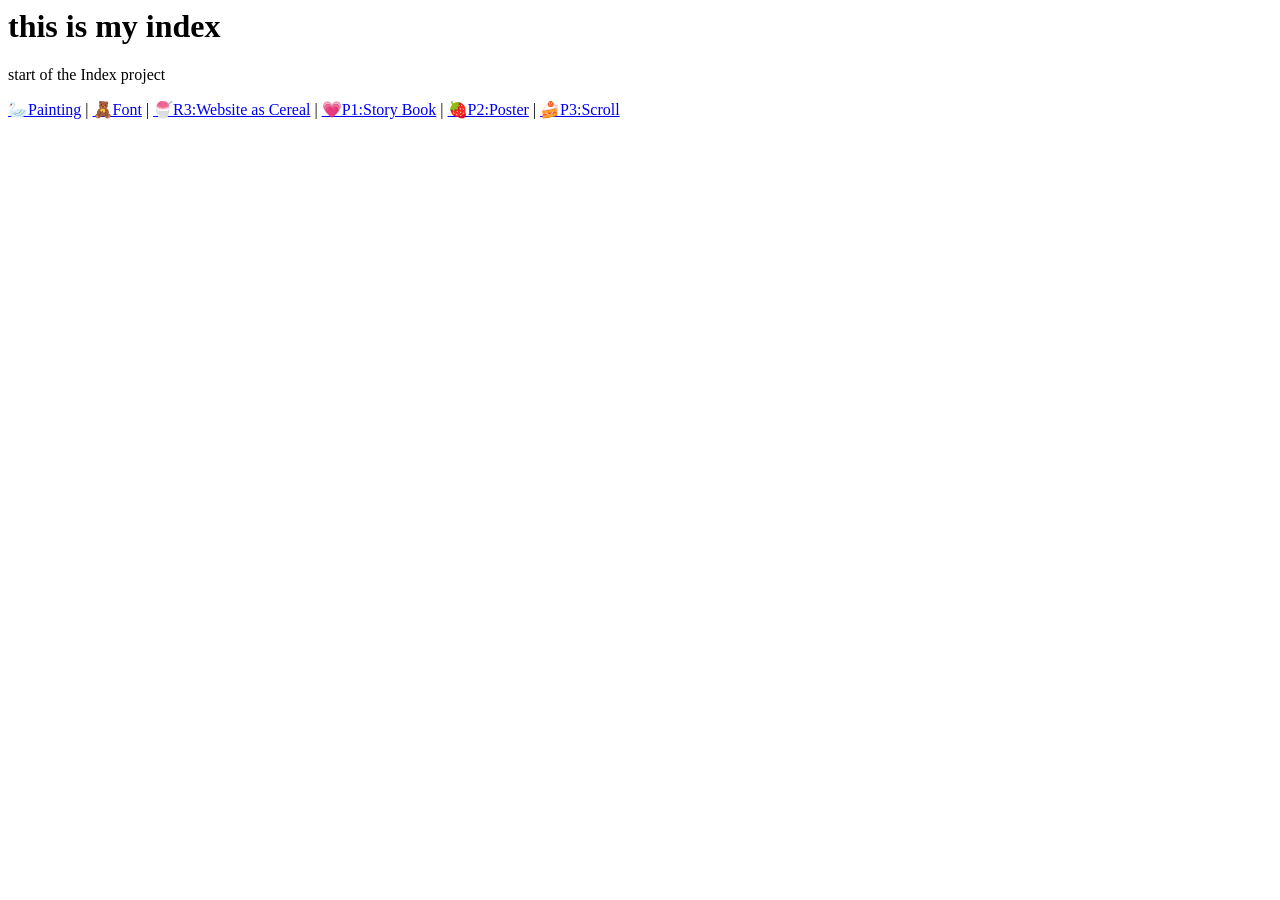
<file: index.html>
<html>
    <head>
        <title>Index</title>
    </head>

    <body>
        <h1> this is my index </h1>
        <p> start of the Index project </p>
        <a href="exercise/e2/index.html">🦢Painting</a>  
        <span>|</span>
        <a href="exercise/e3/index..html">🧸Font</a>  
        <span>|</span>
        <a href="metaphor/index.html">🍧R3:Website as Cereal</a>  
        <span>|</span>
        <a href="story book/storybook.html">💗P1:Story Book</a>  
        <span>|</span>
        <a href="poster/main.html">🍓P2:Poster</a>  
        <span>|</span>
        <a href="scroll/index.html">🍰P3:Scroll</a>  
    </body>
   
</html>
</file>
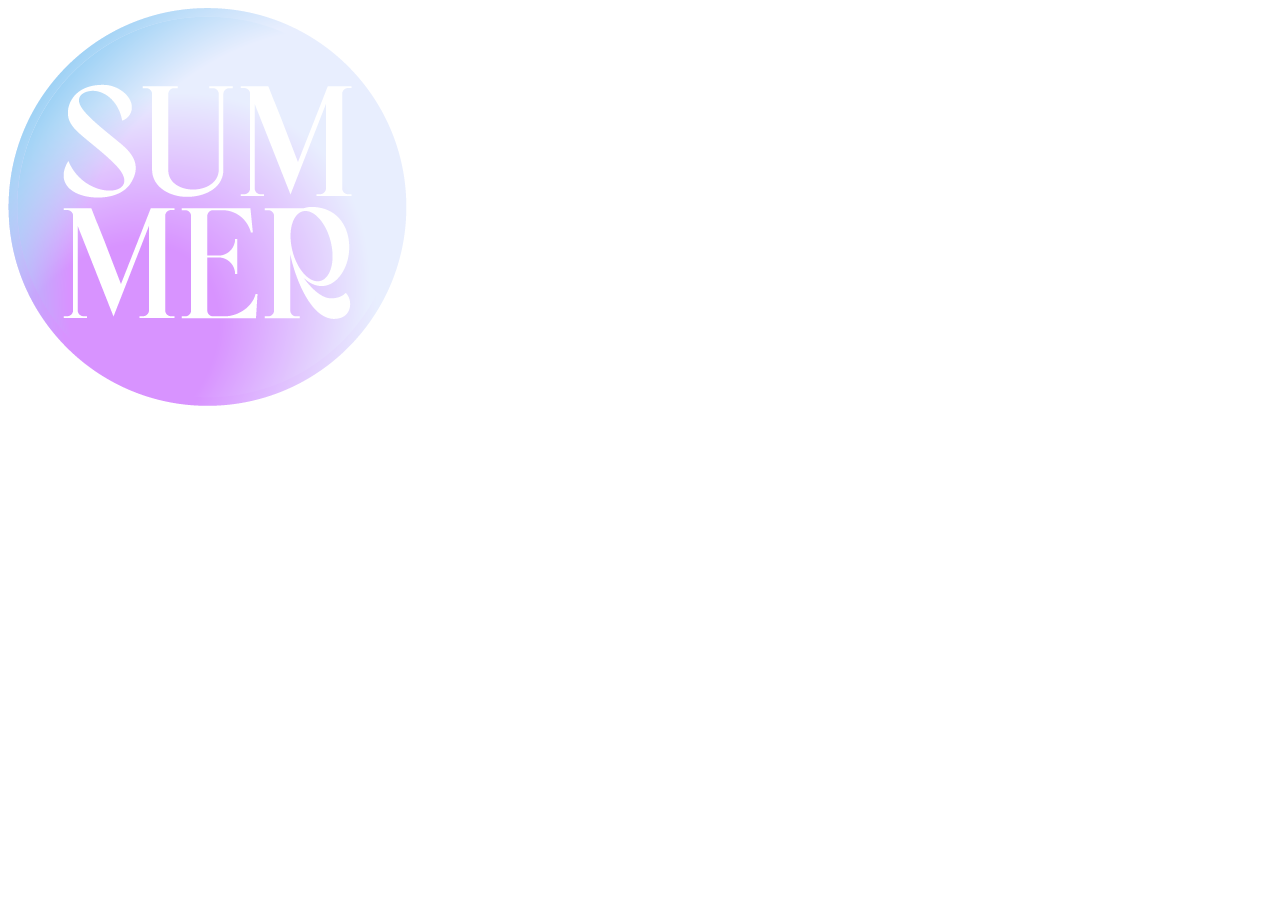
<file: favicons/index.html>
<html>
    <head>
        <title>Favicon</title>
        <link rel="shortcut icon" href="favicon/favicon.ico">
    </head>

    <body>
        <img src="summer.png" alt="Summer's favicon">
    </body>
   
</html>
</file>
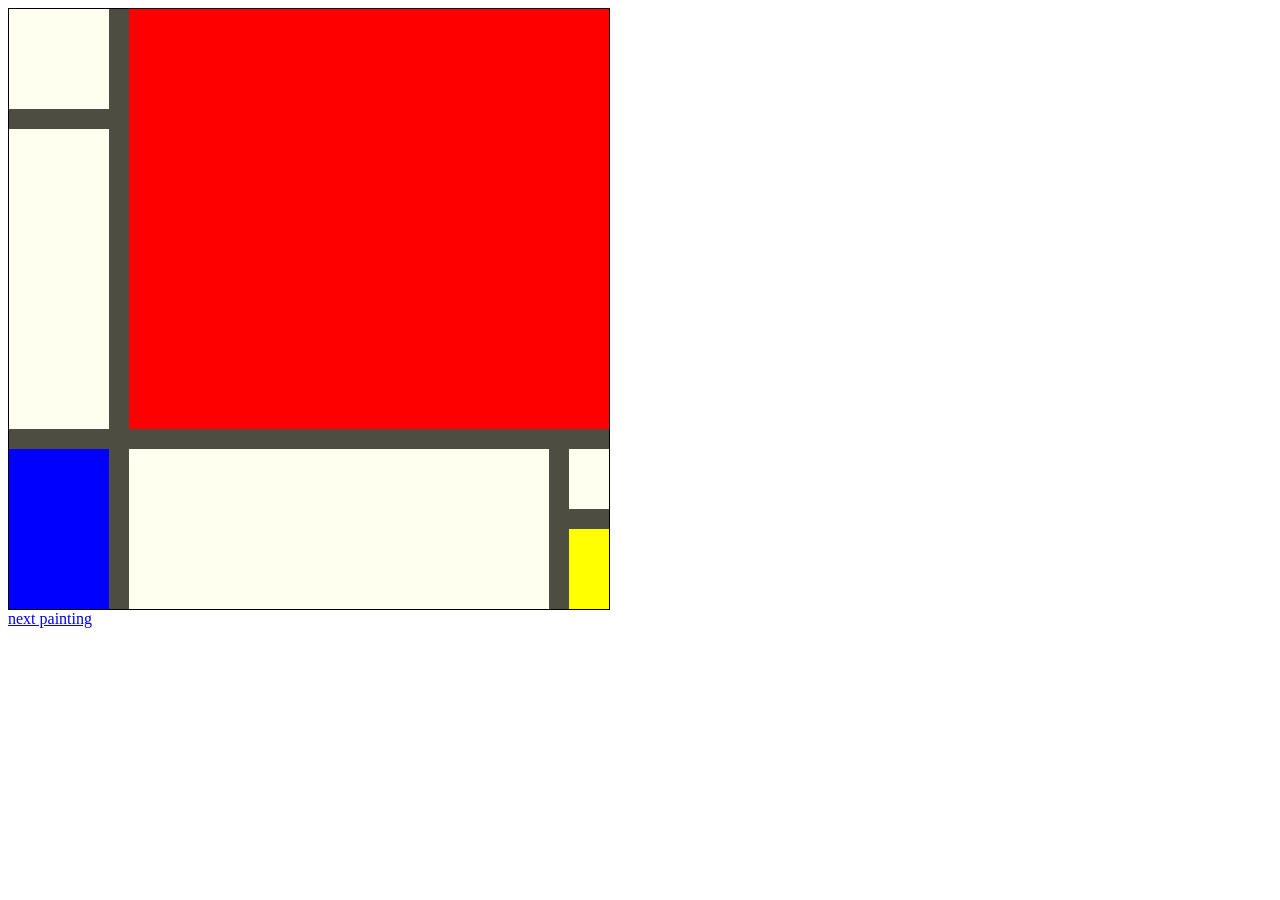
<file: exercise/e2/index.html>
<!DOCTYPE html>
<html>
    <head>
        <title>Exercise 2: CSS Grid</title>
        <link rel="stylesheet" href="style.css">
    </head>

    <body>
        <div class="painting-1">
        <!-- Row1 -->
        <div class="cream"></div>
        <div class="cream"></div>
        <div class="cream border-right"></div>
        <div class="red"></div>
        <div class="red"></div>
        <div class="red"></div>
        <div class="red"></div>
        <div class="red"></div>
        <div class="red"></div>
        <div class="red"></div>
        <div class="red"></div>
        <div class="red"></div>
        <div class="red"></div>
        <div class="red"></div>
        <div class="red"></div>

        <!-- Row2 -->
        <div class="cream"></div>
        <div class="cream"></div>
        <div class="cream border-right"></div>
        <div class="red"></div>
        <div class="red"></div>
        <div class="red"></div>
        <div class="red"></div>
        <div class="red"></div>
        <div class="red"></div>
        <div class="red"></div>
        <div class="red"></div>
        <div class="red"></div>
        <div class="red"></div>
        <div class="red"></div>
        <div class="red"></div>

        <!-- Row3 --> 
        <div class="cream border-bottom"></div>
        <div class="cream border-bottom"></div>
        <div class="cream border-right border-bottom"></div>
        <div class="red"></div>
        <div class="red"></div>
        <div class="red"></div>
        <div class="red"></div>
        <div class="red"></div>
        <div class="red"></div>
        <div class="red"></div>
        <div class="red"></div>
        <div class="red"></div>
        <div class="red"></div>
        <div class="red"></div>
        <div class="red"></div>

        <!-- Row4 -->
        <div class="cream"></div>
        <div class="cream"></div>
        <div class="cream border-right"></div>
        <div class="red"></div>
        <div class="red"></div>
        <div class="red"></div>
        <div class="red"></div>
        <div class="red"></div>
        <div class="red"></div>
        <div class="red"></div>
        <div class="red"></div>
        <div class="red"></div>
        <div class="red"></div>
        <div class="red"></div>
        <div class="red"></div>

        <!-- Row5 -->
        <div class="cream"></div>
        <div class="cream"></div>
        <div class="cream border-right"></div>
        <div class="red"></div>
        <div class="red"></div>
        <div class="red"></div>
        <div class="red"></div>
        <div class="red"></div>
        <div class="red"></div>
        <div class="red"></div>
        <div class="red"></div>
        <div class="red"></div>
        <div class="red"></div>
        <div class="red"></div>
        <div class="red"></div>

        <!-- Row6 -->
        <div class="cream"></div>
        <div class="cream"></div>
        <div class="cream border-right"></div>
        <div class="red"></div>
        <div class="red"></div>
        <div class="red"></div>
        <div class="red"></div>
        <div class="red"></div>
        <div class="red"></div>
        <div class="red"></div>
        <div class="red"></div>
        <div class="red"></div>
        <div class="red"></div>
        <div class="red"></div>
        <div class="red"></div>

        <!-- Row7 -->
        <div class="cream"></div>
        <div class="cream"></div>
        <div class="cream border-right"></div>
        <div class="red"></div>
        <div class="red"></div>
        <div class="red"></div>
        <div class="red"></div>
        <div class="red"></div>
        <div class="red"></div>
        <div class="red"></div>
        <div class="red"></div>
        <div class="red"></div>
        <div class="red"></div>
        <div class="red"></div>
        <div class="red"></div>

        <!-- Row8 -->
        <div class="cream"></div>
        <div class="cream"></div>
        <div class="cream border-right"></div>
        <div class="red"></div>
        <div class="red"></div>
        <div class="red"></div>
        <div class="red"></div>
        <div class="red"></div>
        <div class="red"></div>
        <div class="red"></div>
        <div class="red"></div>
        <div class="red"></div>
        <div class="red"></div>
        <div class="red"></div>
        <div class="red"></div>


        <!-- Row9 -->
        <div class="cream"></div>
        <div class="cream"></div>
        <div class="cream border-right"></div>
        <div class="red"></div>
        <div class="red"></div>
        <div class="red"></div>
        <div class="red"></div>
        <div class="red"></div>
        <div class="red"></div>
        <div class="red"></div>
        <div class="red"></div>
        <div class="red"></div>
        <div class="red"></div>
        <div class="red"></div>
        <div class="red"></div>

        <!-- Row10 -->
        <div class="cream"></div>
        <div class="cream"></div>
        <div class="cream border-right"></div>
        <div class="red"></div>
        <div class="red"></div>
        <div class="red"></div>
        <div class="red"></div>
        <div class="red"></div>
        <div class="red"></div>
        <div class="red"></div>
        <div class="red"></div>
        <div class="red"></div>
        <div class="red"></div>
        <div class="red"></div>
        <div class="red"></div>

        <!-- Row11 -->
        <div class="cream border-bottom"></div>
        <div class="cream border-bottom"></div>
        <div class="cream border-right border-bottom"></div>
        <div class="red border-bottom"></div>
        <div class="red border-bottom"></div>
        <div class="red border-bottom"></div>
        <div class="red border-bottom"></div>
        <div class="red border-bottom"></div>
        <div class="red border-bottom"></div>
        <div class="red border-bottom"></div>
        <div class="red border-bottom"></div>
        <div class="red border-bottom"></div>
        <div class="red border-bottom"></div>
        <div class="red border-bottom"></div>
        <div class="red border-bottom"></div>

        <!-- Row12 -->
        <div class="blue"></div>
        <div class="blue"></div>
        <div class="blue border-right"></div>
        <div class="cream"></div>
        <div class="cream"></div>
        <div class="cream"></div>
        <div class="cream"></div>
        <div class="cream"></div>
        <div class="cream"></div>
        <div class="cream"></div>
        <div class="cream"></div>
        <div class="cream"></div>
        <div class="cream"></div>
        <div class="cream border-right"></div>
        <div class="cream"></div>
   
        <!-- Row13 -->
        <div class="blue"></div>
        <div class="blue"></div>
        <div class="blue border-right"></div>
        <div class="cream"></div>
        <div class="cream"></div>
        <div class="cream"></div>
        <div class="cream"></div>
        <div class="cream"></div>
        <div class="cream"></div>
        <div class="cream"></div>
        <div class="cream"></div>
        <div class="cream"></div>
        <div class="cream"></div>
        <div class="cream border-right"></div>
        <div class="cream border-bottom"></div>
   
        <!-- Row14 -->
        <div class="blue"></div>
        <div class="blue"></div>
        <div class="blue border-right"></div>
        <div class="cream"></div>
        <div class="cream"></div>
        <div class="cream"></div>
        <div class="cream"></div>
        <div class="cream"></div>
        <div class="cream"></div>
        <div class="cream"></div>
        <div class="cream"></div>
        <div class="cream"></div>
        <div class="cream"></div>
        <div class="cream border-right"></div>
        <div class="yellow"></div>

        <!-- Row15 -->
        <div class="blue"></div>
        <div class="blue"></div>
        <div class="blue border-right"></div>
        <div class="cream"></div>
        <div class="cream"></div>
        <div class="cream"></div>
        <div class="cream"></div>
        <div class="cream"></div>
        <div class="cream"></div>
        <div class="cream"></div>
        <div class="cream"></div>
        <div class="cream"></div>
        <div class="cream"></div>
        <div class="cream border-right"></div>
        <div class="yellow"></div>
    </div>
        
        <a href="painting2.html">next painting</a>
   
    </body>
</html>
</file>
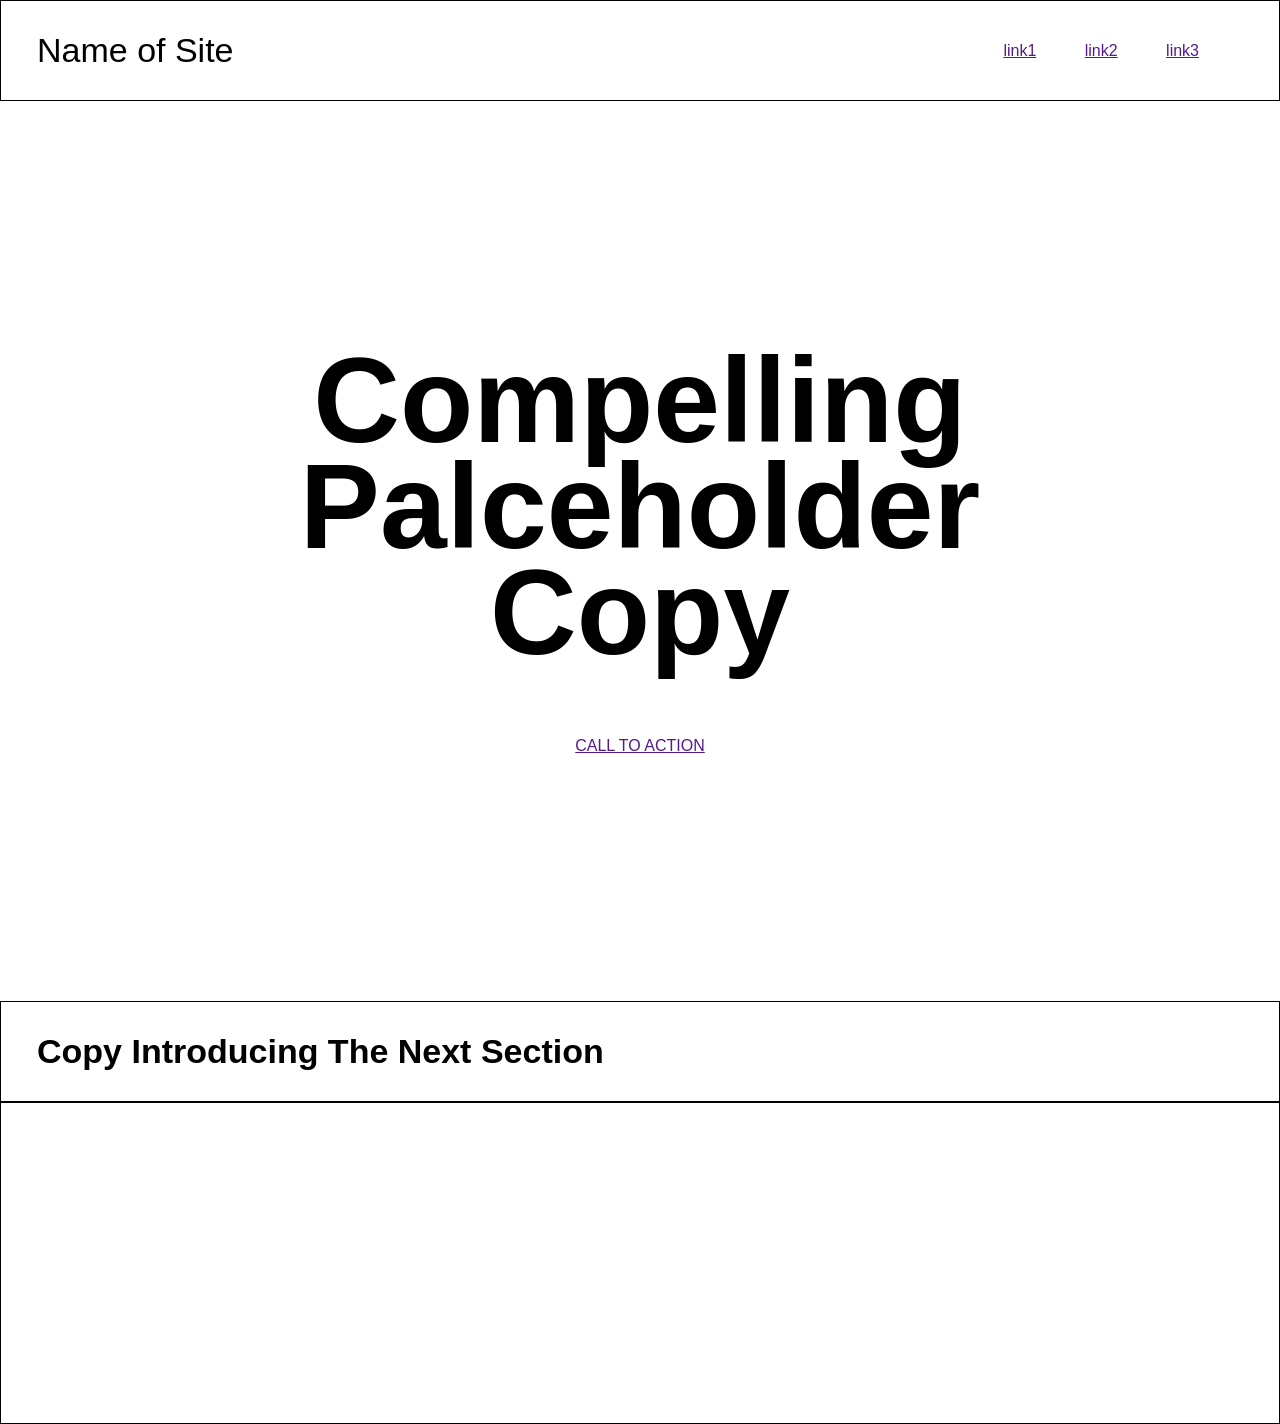
<file: exercise/e4/index.html>
<!DOCTYPE html>
    <html lang="en">
    
<head>
    <title>Exercise 4: Box</title>
    <link rel="stylesheet" href="style.css">

</head>
<body>
    <header>
     <a class="site-name"> Name of Site</a>

    <nav>
        <ul>
            <li><a href="">link1</a></li>
            <li><a href="">link2</a></li>
            <li><a href="">link3</a></li>
        </ul>
    </nav>

    </header>
    <main>
        <section class="hero-section">
            <h1>Compelling<br>Palceholder<br>Copy</h1>
            <a href="" class="call-to-action">CALL TO ACTION</a>
        </section>

        <header>
            <h2>Copy Introducing The Next Section</h2>
        </header>
        <section class="info-section">
            
            <section class="info-section-item">

            </section>
            <section class="info-section-item">
                
            </section>
            <section class="info-section-item">
                
            </section>

        </section>

    </main>
    <footer>

    </footer>

</body>

</html>
</file>
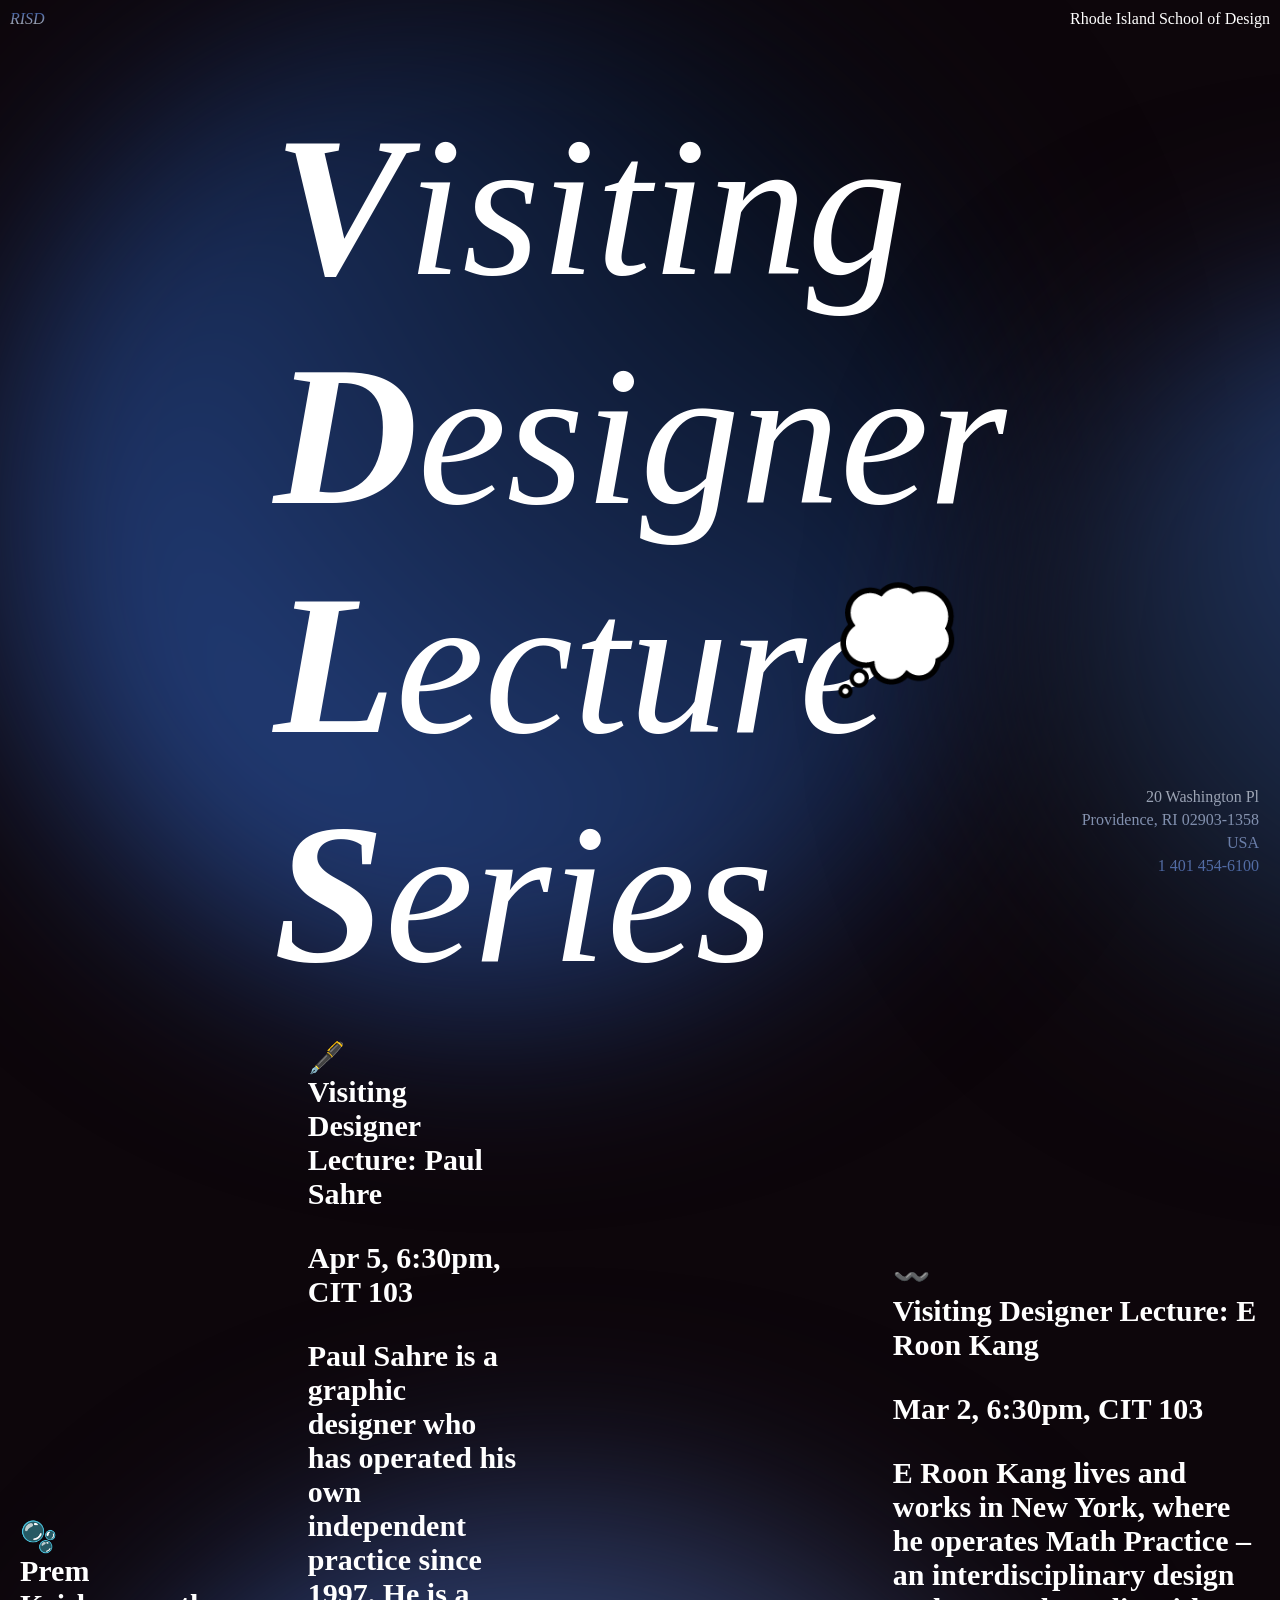
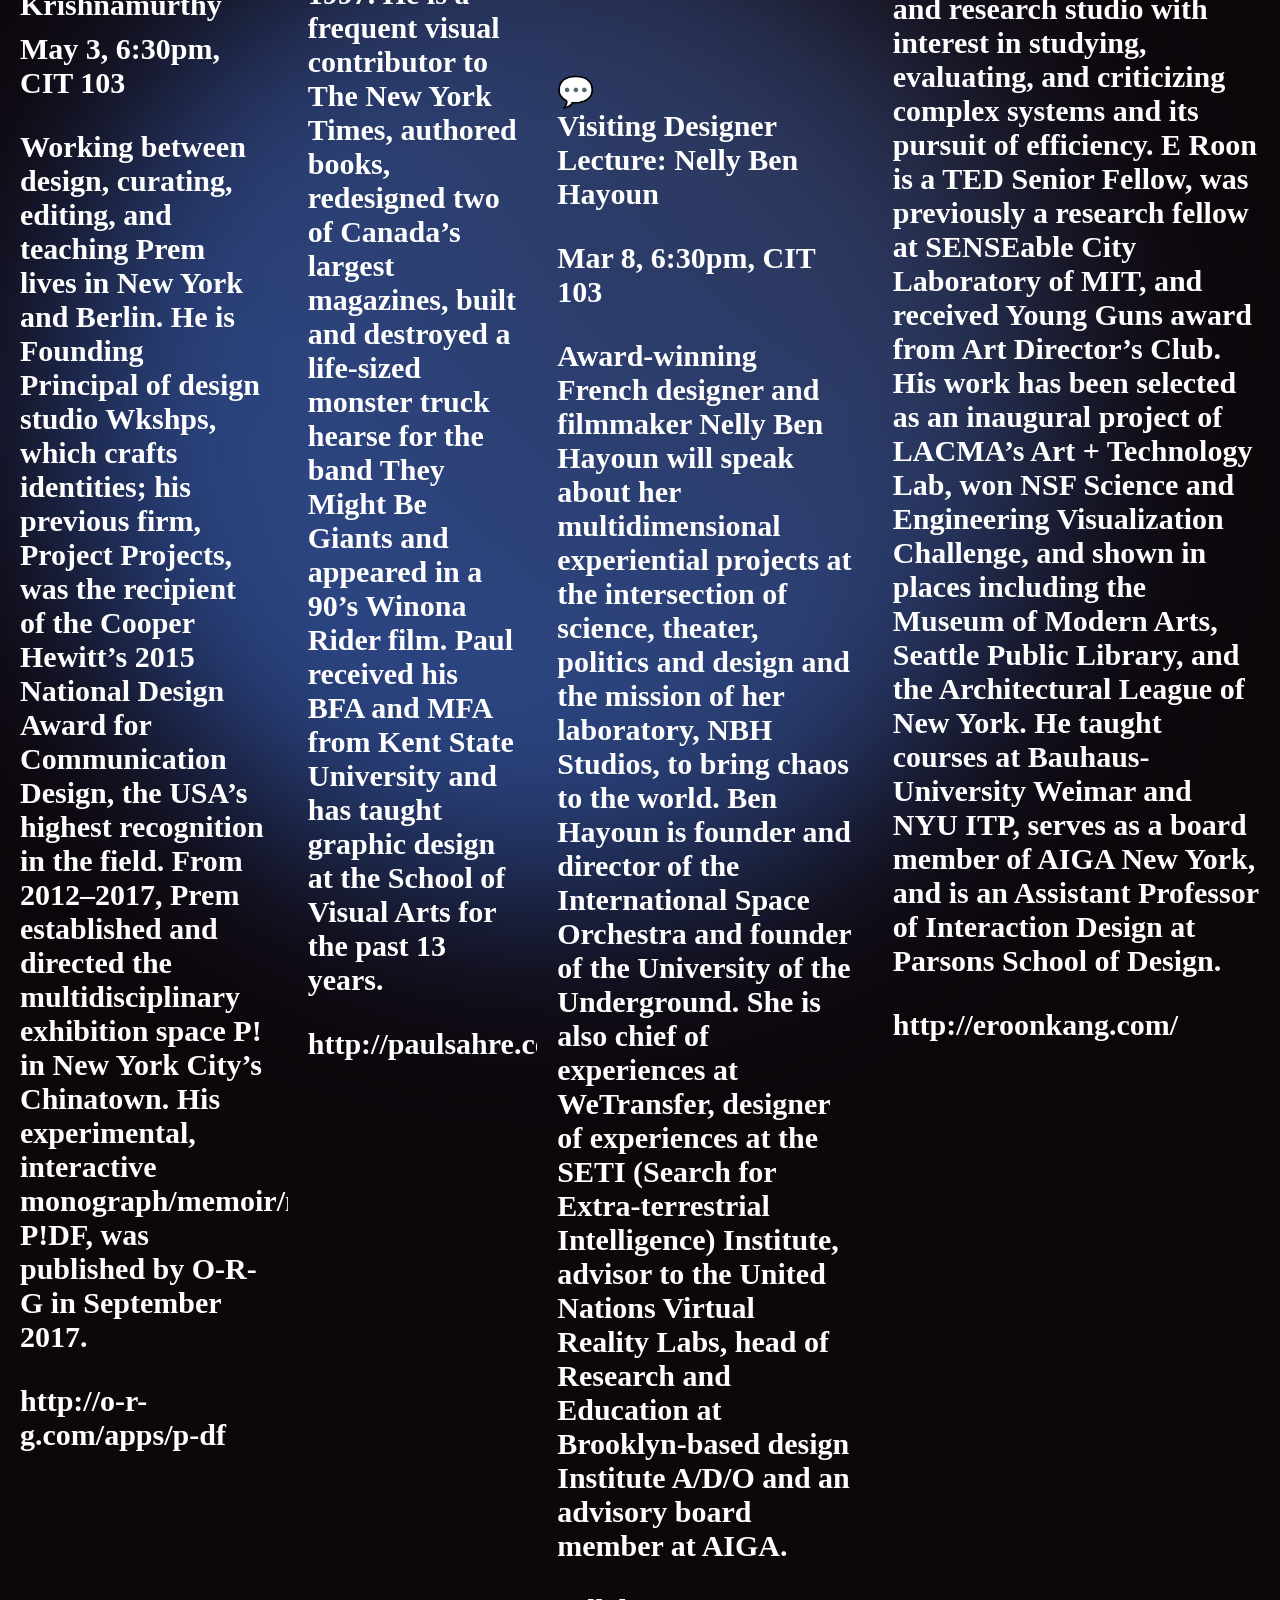
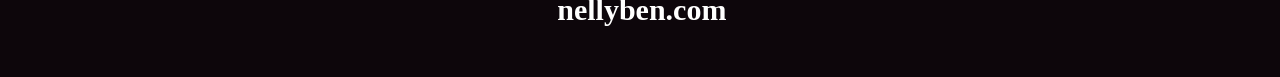
<file: poster/main.html>
<!DOCTYPE html>
<html>
    
    <head>
    <meta http-equiv="Content-Type" content="text/html; charset=UTF-8">
        
        
        <title>RISD Visiting Designers Lecture Series 2018</title>
        
    
		<link rel="stylesheet" href="style.css">
        <link rel="preconnect" href="https://fonts.googleapis.com">
        <link rel="preconnect" href="https://fonts.gstatic.com" crossorigin>
        <link href="https://fonts.googleapis.com/css2?family=Noto+Sans+KR:wght@100..900&family=Playfair+Display:ital,wght@0,400..900;1,400..900&display=swap" rel="stylesheet">
    


    </head>

    <body>
       
        <div class="container"></div>
        <div class="graphic1"></div>
        <div class="graphic2"></div>
        <div class="graphic3"></div>
        
        <div class="organization">RISD</div>
        <div class="organization-title" onclick="window.location.href='https://www.risd.edu'">Rhode Island School of Design</div>
           
           <div class="series-title">
            <span>V</span>isiting <span>D</span>esigner <span>L</span>ecture <span>S</span>eries
        </div>

        <div class="star">💭</div>
		​

		<div class="event1" onclick="window.location.href='http://o-r-g.com/apps/p-df'">
    
			<div class="event-title1">🫧<br>Prem Krishnamurthy</div>
			<div class="event-date1">May 3, 6:30pm, CIT 103</div>
			<div class="event-description1">
				<p>Working between design, curating, editing, and teaching Prem lives in New York and Berlin. He is Founding Principal of design studio Wkshps, which crafts identities; his previous firm, Project Projects, was the recipient of the Cooper Hewitt’s 2015 National Design Award for Communication Design, the USA’s highest recognition in the field. From 2012–2017, Prem established and directed the multidisciplinary exhibition space P! in New York City’s Chinatown. His experimental, interactive monograph/memoir/manifesto, P!DF, was published by O-R-G in September 2017.</p>
				<p>http://o-r-g.com/apps/p-df</p>
			</div>
		</div>
		​

		<div class="event2" onclick="window.location.href='http://paulsahre.com/'">
			<div class="event-title2">🖋️<br>Visiting Designer Lecture: Paul Sahre</div>
			<div class="event-date2">Apr 5, 6:30pm, CIT 103</div>
			<div class="event-description2">
				<p>Paul Sahre is a graphic designer who has operated his own independent practice since 1997. He is a frequent visual contributor to The New York Times, authored books, redesigned two of Canada’s largest magazines, built and destroyed a life-sized monster truck hearse for the band They Might Be Giants and appeared in a 90’s Winona Rider film. Paul received his BFA and MFA from Kent State University and has taught graphic design at the School of Visual Arts for the past 13 years. </p>
				<p>http://paulsahre.com/</p>
			</div>
		</div>
		​

		<div class="event3" onclick="window.location.href='https://nellyben.com/'">
			<div class="event-title3">💬<br>Visiting Designer Lecture: Nelly Ben Hayoun</div>
			<div class="event-date3">Mar 8, 6:30pm, CIT 103</div>
			<div class="event-description3">
				<p>Award-winning French designer and filmmaker Nelly Ben Hayoun will speak about her multidimensional experiential projects at the intersection of science, theater, politics and design and the mission of her laboratory, NBH Studios, to bring chaos to the world. Ben Hayoun is founder and director of the International Space Orchestra and founder of the University of the Underground. She is also chief of experiences at WeTransfer, designer of experiences at the SETI (Search for Extra-terrestrial Intelligence) Institute, advisor to the United Nations Virtual Reality Labs, head of Research and Education at Brooklyn-based design Institute A/D/O and an advisory board member at AIGA.
				</p><p>nellyben.com</p>
			</div>
		</div>
		​

		<div class="event4" onclick="window.location.href='http://eroonkang.com/'"> 
			<div class="event-title4">〰️<br>Visiting Designer Lecture: E Roon Kang</div>
			<div class="event-date4">Mar 2, 6:30pm, CIT 103</div>
			<div class="event-description4">
				<p>E Roon Kang lives and works in New York, where he operates Math Practice – an interdisciplinary design and research studio with interest in studying, evaluating, and criticizing complex systems and its pursuit of efficiency. E Roon is a TED Senior Fellow, was previously a research fellow at SENSEable City Laboratory of MIT, and received Young Guns award from Art Director’s Club. His work has been selected as an inaugural project of LACMA’s Art + Technology Lab, won NSF Science and Engineering Visualization Challenge, and shown in places including the Museum of Modern Arts, Seattle Public Library, and the Architectural League of New York. He taught courses at Bauhaus-University Weimar and NYU ITP, serves as a board member of AIGA New York, and is an Assistant Professor of Interaction Design at Parsons School of Design.</p> 
				<p>http://eroonkang.com/</p>
			</div>
            <div class="tooltip">Click me</div>
		</div>


  <footer>
    <p>20 Washington Pl</p>
    <p>Providence, RI 02903-1358</p>
    <p>USA</p>
    <p>1 401 454-6100</p>
  </footer>

		​</body>

    </html>
</file>
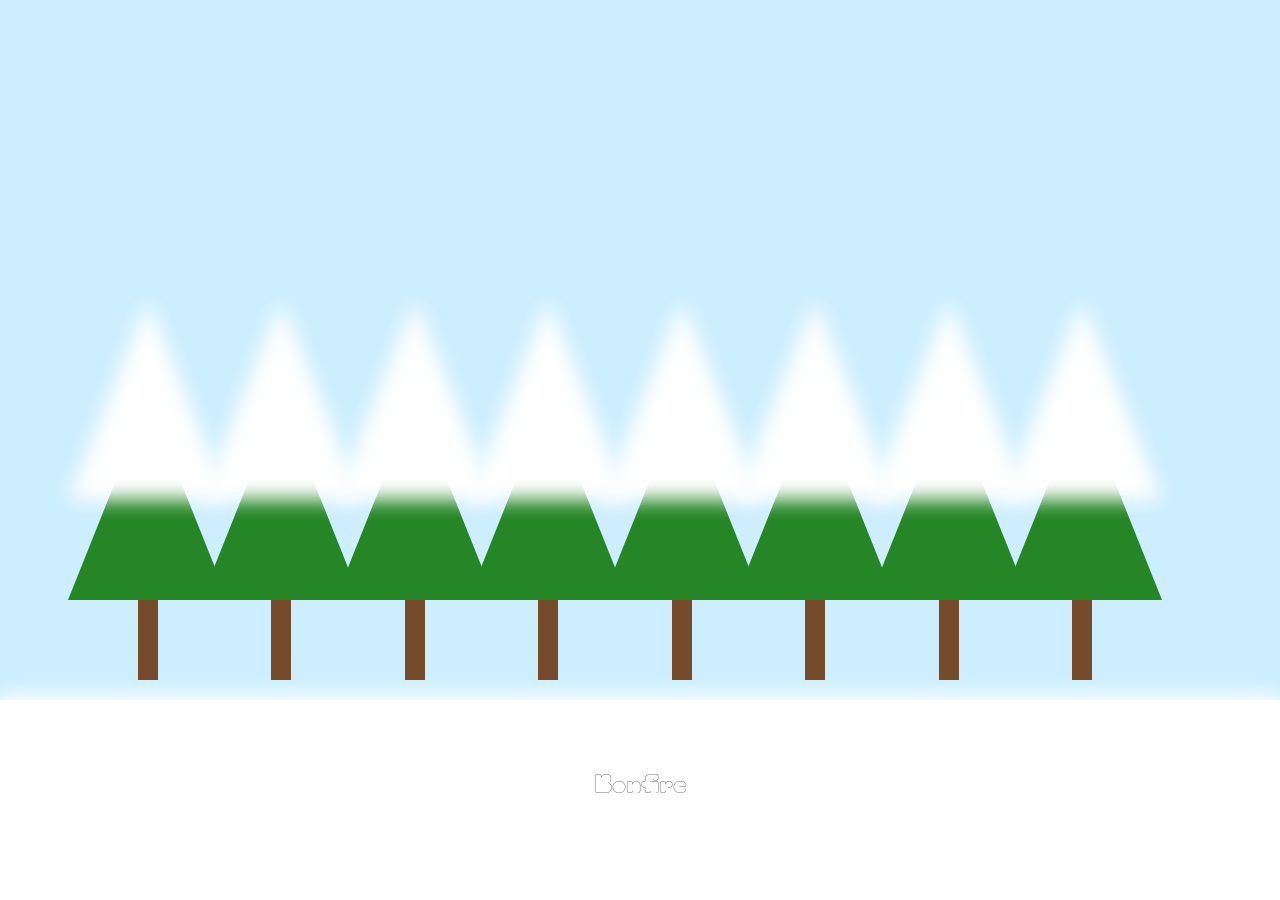
<file: story book/page2.html>
<!DOCTYPE html>
<html lang="en">
<head>
    <meta charset="UTF-8">
    <meta name="viewport" content="width=device-width, initial-scale=1.0">
    <link rel="stylesheet" href="style.css">
    <link rel="preconnect" href="https://fonts.googleapis.com">
    <link rel="preconnect" href="https://fonts.gstatic.com" crossorigin>
    <link href="https://fonts.googleapis.com/css2?family=Arvo:ital,wght@0,400;0,700;1,400;1,700&family=Moirai+One&display=swap" rel="stylesheet">
    <title>Story book</title>
</head>
<body>
    <div class="scene">
        <div class="snowfall-container" id="snowfall-container">
            <div class="snowfall"></div>
            <div class="snowfall"></div>
            <div class="snowfall blurred"></div>
            <div class="snowfall blurred"></div>
            <div class="snowfall"></div>
            <div class="snowfall"></div>
            <div class="snowfall blurred"></div>
            <div class="snowfall blurred"></div>
        </div>
        <div class="ground"></div>

        <div class="ice-skater">
            <div class="ice-skater-head"></div>
            <div class="ice-skater-hair"></div>
            <div class="ice-skater-body"></div>
            <div class="ice-skater-legs"></div>
            
        </div>    


        
            <div class="tree-container">
                <div class="tree3">
                    <div class="trunk"></div>
                    <div class="foliage"></div>
                    <div class="white-triangle3"></div>
                   
                </div>
                <div class="tree3">
                    <div class="trunk"></div>
                    <div class="foliage"></div>
                    <div class="white-triangle3"></div>
                   
                </div>
                <div class="tree3">
                    <div class="trunk"></div>
                    <div class="foliage"></div>
                    <div class="white-triangle3"></div>
                   
                </div>
                <div class="tree3">
                    <div class="trunk"></div>
                    <div class="foliage"></div>
                    <div class="white-triangle3"></div>
                  
                </div>
                <div class="tree3">
                    <div class="trunk"></div>
                    <div class="foliage"></div>
                    <div class="white-triangle3"></div>
                
                </div>
                <div class="tree3">
                    <div class="trunk"></div>
                    <div class="foliage"></div>
                    <div class="white-triangle3"></div>
                  
                </div>
                <div class="tree3">
                    <div class="trunk"></div>
                    <div class="foliage"></div>
                    <div class="white-triangle3"></div>
                  
                </div>
                <div class="tree3">
                    <div class="trunk"></div>
                    <div class="foliage"></div>
                    <div class="white-triangle3"></div>
                </div>

                
            <a href="page3.html" class="next-button">Bonfire</a>
        </div>
        </div>
    </div>
</body>
</html>
</file>
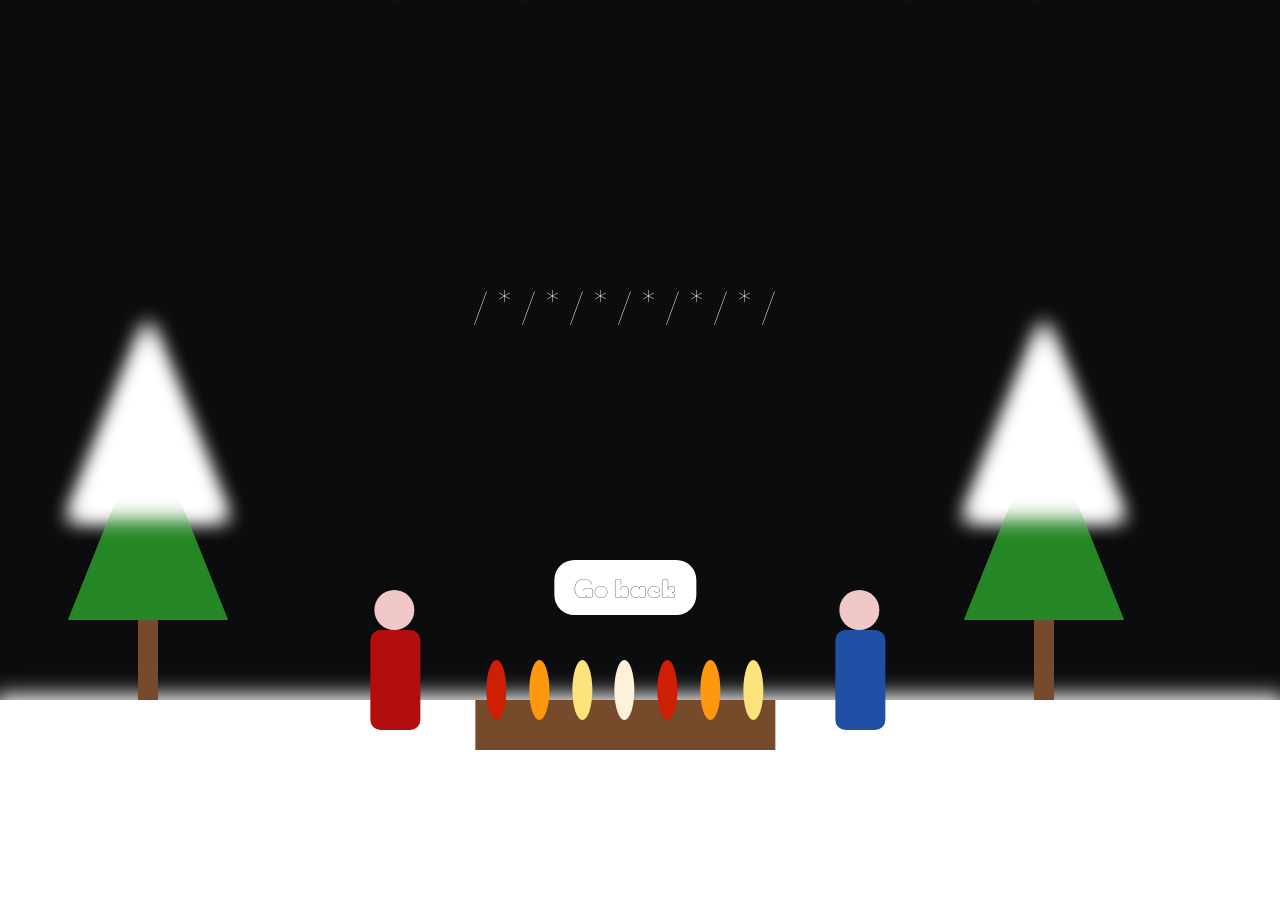
<file: story book/page3.html>
<!DOCTYPE html>
<html lang="en">
<head>
    <meta charset="UTF-8">
    <meta name="viewport" content="width=device-width, initial-scale=1.0">
    <link rel="stylesheet" href="style.css">
    <link rel="preconnect" href="https://fonts.googleapis.com">
    <link rel="preconnect" href="https://fonts.gstatic.com" crossorigin>
    <link href="https://fonts.googleapis.com/css2?family=Arvo:ital,wght@0,400;0,700;1,400;1,700&family=Moirai+One&display=swap" rel="stylesheet">
    <title>Story book</title>
</head>
<body class="page3">
    <div class="scene">
        <div class="snowfall-container" id="snowfall-container">
            <!-- 여러 개의 눈송이를 생성합니다. -->
            <div class="snowfall"></div>
            <div class="snowfall"></div>
            <div class="snowfall blurred"></div>
            <div class="snowfall blurred"></div>
            <div class="snowfall"></div>
            <div class="snowfall"></div>
            <div class="snowfall blurred"></div>
            <div class="snowfall blurred"></div>
        </div>
        <div class="ground"></div>
        <div class="tree left">
            <div class="trunk"></div>
            <div class="foliage">
                <div class="white-triangle"></div>
            </div>
        </div>
        <div class="tree left">
            <div class="trunk"></div>
            <div class="foliage">
                <div class="white-triangle"></div>
            </div>
        </div>
        <div class="tree right">
            <div class="trunk"></div>
            <div class="foliage">
                <div class="white-triangle"></div>
            </div>
        </div>
        <div class="tree right">
            <div class="trunk"></div>
            <div class="foliage">
                <div class="white-triangle"></div>
            </div>
        </div>

        
        <div class="text-star">
            <span class="moirai-one-regular">/ * / * / * / * / * / * /</span>
 
        

        <div class="campfire">
            <!-- 나무 장작 -->
            <div class="log"></div>
        
            <!-- 불꽃 -->
            <div class="fire">
                <div class="flame red"></div>
                <div class="flame orange"></div>
                <div class="flame yellow"></div>
                <div class="flame white"></div>
                <div class="flame red"></div>
                <div class="flame orange"></div>
                <div class="flame yellow"></div>
            </div>
        
            <!-- 스파크 -->
            <div class="red-chair">
                <div class="person">
                    <div class="head"></div>
                </div>
            
            </div>
    
            <!-- 노란색 의자 -->
            <div class="yellow-chair">
                <div class="person">
                    <div class="head"></div>
                </div>
                
            </div>
        </div>
        <a href="storybook.html" class="goback-button">Go back</a>
    </div>
        </div>
    </div>
   
    </div>
</body>
</html>
</file>
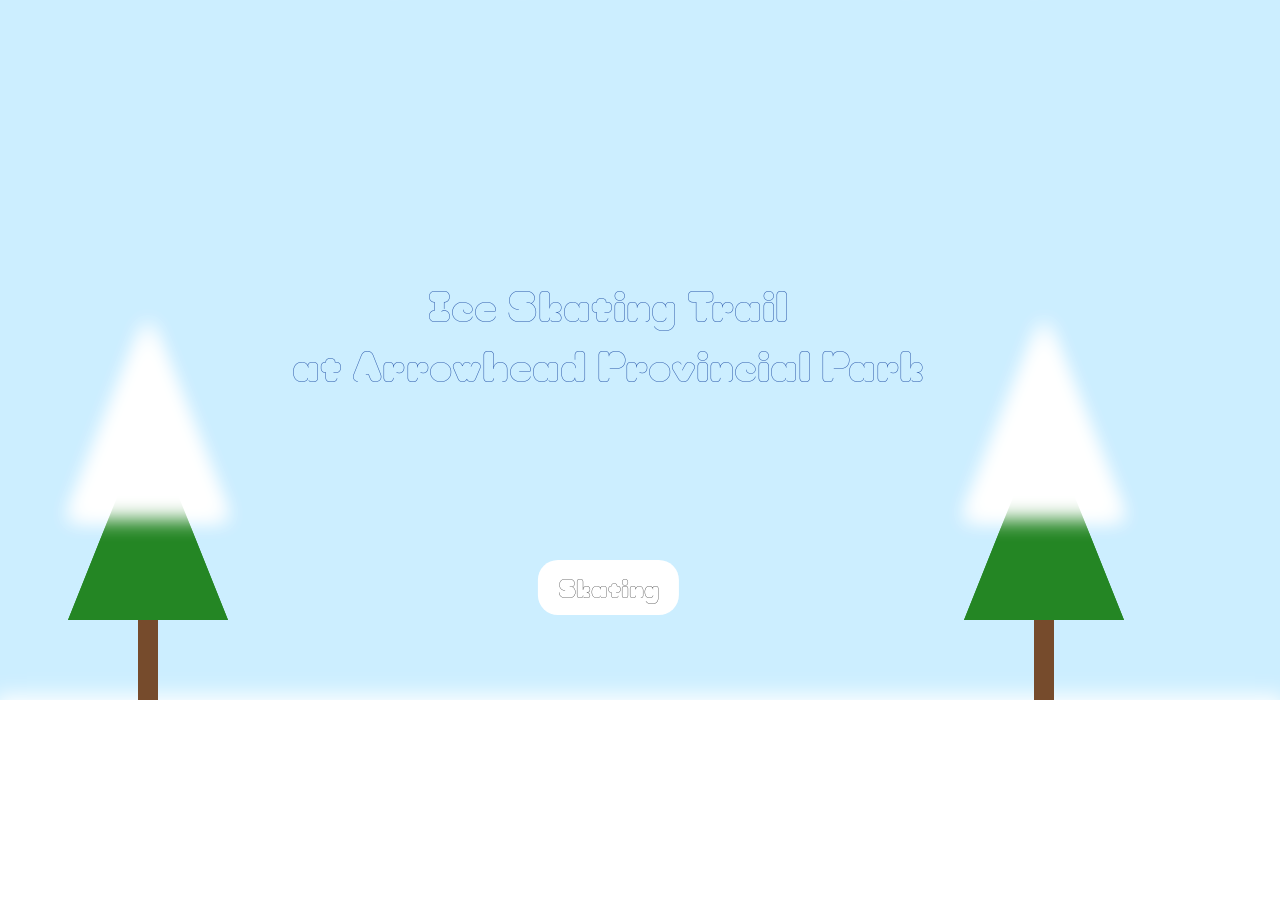
<file: story book/storybook.html>
<!DOCTYPE html>
<html lang="en">
<head>
    <meta charset="UTF-8">
    <meta name="viewport" content="width=device-width, initial-scale=1.0">
    <link rel="stylesheet" href="style.css">
    <link rel="preconnect" href="https://fonts.googleapis.com">
    <link rel="preconnect" href="https://fonts.gstatic.com" crossorigin>
    <link href="https://fonts.googleapis.com/css2?family=Arvo:ital,wght@0,400;0,700;1,400;1,700&family=Moirai+One&display=swap" rel="stylesheet">
    <title>Story book</title>
</head>
<body>
    <div class="scene">
        <div class="snowfall-container" id="snowfall-container">
            <div class="snowfall"></div>
            <div class="snowfall"></div>
            <div class="snowfall blurred"></div>
            <div class="snowfall blurred"></div>
            <div class="snowfall"></div>
            <div class="snowfall"></div>
            <div class="snowfall blurred"></div>
            <div class="snowfall blurred"></div>
        </div>
        <div class="ground"></div>
        <div class="tree left">
            <div class="trunk"></div>
            <div class="foliage">
                <div class="white-triangle"></div>
            </div>
        </div>
        <div class="tree left">
            <div class="trunk"></div>
            <div class="foliage">
                <div class="white-triangle"></div>
            </div>
        </div>
        <div class="tree right">
            <div class="trunk"></div>
            <div class="foliage">
                <div class="white-triangle"></div>
            </div>
        </div>
        <div class="tree right">
            <div class="trunk"></div>
            <div class="foliage">
                <div class="white-triangle"></div>
            </div>
        </div>
        <div class="text-container">
            <span class="moirai-one-regular">Ice Skating Trail</span>

            <span class="moirai-one-regular">at Arrowhead Provincial Park</span>
        
            <a href="page2.html" class="next-button">Skating</a>
        </div>
        </div>
    </div>
</body>
</html>
</file>
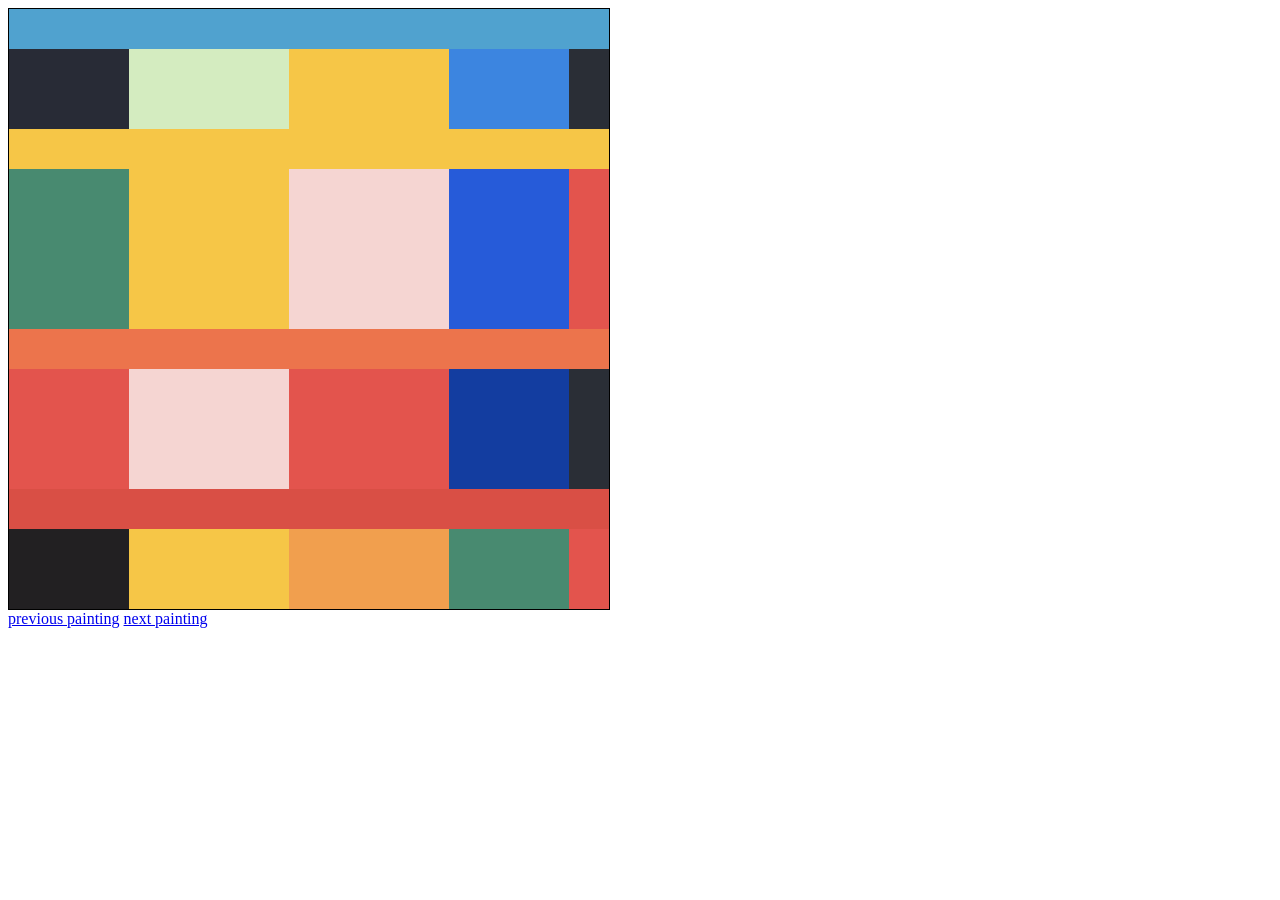
<file: exercise/e2/painting2.html>
<!DOCTYPE html>
<html>
    <head>
        <title>Exercise 2: painting2</title>
        <link rel="stylesheet" href="style.css">
    </head>

    <body>
        <div class="painting-1">
        <!-- Row1 -->
        <div class="babyblue"></div>
        <div class="babyblue"></div>
        <div class="babyblue"></div>
        <div class="babyblue"></div>
        <div class="babyblue"></div>
        <div class="babyblue"></div>
        <div class="babyblue"></div>
        <div class="babyblue"></div>
        <div class="babyblue"></div>
        <div class="babyblue"></div>
        <div class="babyblue"></div>
        <div class="babyblue"></div>
        <div class="babyblue"></div>
        <div class="babyblue"></div>
        <div class="babyblue"></div>

        <!-- Row2 -->
        <div class="navy"></div>
        <div class="navy"></div>
        <div class="navy"></div>
        <div class="green"></div>
        <div class="green"></div>
        <div class="green"></div>
        <div class="green"></div>
        <div class="dkyellow"></div>
        <div class="dkyellow"></div>
        <div class="dkyellow"></div>
        <div class="dkyellow"></div>
        <div class="dkblue"></div>
        <div class="dkblue"></div>
        <div class="dkblue"></div>
        <div class="dknavy"></div>

        <!-- Row3 --> 
        <div class="navy"></div>
        <div class="navy"></div>
        <div class="navy"></div>
        <div class="green"></div>
        <div class="green"></div>
        <div class="green"></div>
        <div class="green"></div>
        <div class="dkyellow"></div>
        <div class="dkyellow"></div>
        <div class="dkyellow"></div>
        <div class="dkyellow"></div>
        <div class="dkblue"></div>
        <div class="dkblue"></div>
        <div class="dkblue"></div>
        <div class="dknavy"></div>

        <!-- Row4 -->
        <div class="dkyellow"></div>
        <div class="dkyellow"></div>
        <div class="dkyellow"></div>
        <div class="dkyellow"></div>
        <div class="dkyellow"></div>
        <div class="dkyellow"></div>
        <div class="dkyellow"></div>
        <div class="dkyellow"></div>
        <div class="dkyellow"></div>
        <div class="dkyellow"></div>
        <div class="dkyellow"></div>
        <div class="dkyellow"></div>
        <div class="dkyellow"></div>
        <div class="dkyellow"></div>
        <div class="dkyellow"></div>

        <!-- Row5 -->
        <div class="dkgreen"></div>
        <div class="dkgreen"></div>
        <div class="dkgreen"></div>
        <div class="dkyellow"></div>
        <div class="dkyellow"></div>
        <div class="dkyellow"></div>
        <div class="dkyellow"></div>
        <div class="pink"></div>
        <div class="pink"></div>
        <div class="pink"></div>
        <div class="pink"></div>
        <div class="lgblue"></div>
        <div class="lgblue"></div>
        <div class="lgblue"></div>
        <div class="dkred"></div>

        <!-- Row6 -->
        <div class="dkgreen"></div>
        <div class="dkgreen"></div>
        <div class="dkgreen"></div>
        <div class="dkyellow"></div>
        <div class="dkyellow"></div>
        <div class="dkyellow"></div>
        <div class="dkyellow"></div>
        <div class="pink"></div>
        <div class="pink"></div>
        <div class="pink"></div>
        <div class="pink"></div>
        <div class="lgblue"></div>
        <div class="lgblue"></div>
        <div class="lgblue"></div>
        <div class="dkred"></div>

        <!-- Row7 -->
        <div class="dkgreen"></div>
        <div class="dkgreen"></div>
        <div class="dkgreen"></div>
        <div class="dkyellow"></div>
        <div class="dkyellow"></div>
        <div class="dkyellow"></div>
        <div class="dkyellow"></div>
        <div class="pink"></div>
        <div class="pink"></div>
        <div class="pink"></div>
        <div class="pink"></div>
        <div class="lgblue"></div>
        <div class="lgblue"></div>
        <div class="lgblue"></div>
        <div class="dkred"></div>

        <!-- Row8 -->
        <div class="dkgreen"></div>
        <div class="dkgreen"></div>
        <div class="dkgreen"></div>
        <div class="dkyellow"></div>
        <div class="dkyellow"></div>
        <div class="dkyellow"></div>
        <div class="dkyellow"></div>
        <div class="pink"></div>
        <div class="pink"></div>
        <div class="pink"></div>
        <div class="pink"></div>
        <div class="lgblue"></div>
        <div class="lgblue"></div>
        <div class="lgblue"></div>
        <div class="dkred"></div>


        <!-- Row9 -->
        <div class="orange"></div>
        <div class="orange"></div>
        <div class="orange"></div>
        <div class="orange"></div>
        <div class="orange"></div>
        <div class="orange"></div>
        <div class="orange"></div>
        <div class="orange"></div>
        <div class="orange"></div>
        <div class="orange"></div>
        <div class="orange"></div>
        <div class="orange"></div>
        <div class="orange"></div>
        <div class="orange"></div>
        <div class="orange"></div>

        <!-- Row10 -->
        <div class="dkred"></div>
        <div class="dkred"></div>
        <div class="dkred"></div>
        <div class="pink"></div>
        <div class="pink"></div>
        <div class="pink"></div>
        <div class="pink"></div>
        <div class="dkred"></div>
        <div class="dkred"></div>
        <div class="dkred"></div>
        <div class="dkred"></div>
        <div class="blue2"></div>
        <div class="blue2"></div>
        <div class="blue2"></div>
        <div class="dknavy"></div>

        <!-- Row11 -->
        <div class="dkred"></div>
        <div class="dkred"></div>
        <div class="dkred"></div>
        <div class="pink"></div>
        <div class="pink"></div>
        <div class="pink"></div>
        <div class="pink"></div>
        <div class="dkred"></div>
        <div class="dkred"></div>
        <div class="dkred"></div>
        <div class="dkred"></div>
        <div class="blue2"></div>
        <div class="blue2"></div>
        <div class="blue2"></div>
        <div class="dknavy"></div>

        <!-- Row12 -->
        <div class="dkred"></div>
        <div class="dkred"></div>
        <div class="dkred"></div>
        <div class="pink"></div>
        <div class="pink"></div>
        <div class="pink"></div>
        <div class="pink"></div>
        <div class="dkred"></div>
        <div class="dkred"></div>
        <div class="dkred"></div>
        <div class="dkred"></div>
        <div class="blue2"></div>
        <div class="blue2"></div>
        <div class="blue2"></div>
        <div class="dknavy"></div>
   
        <!-- Row13 -->
        <div class="lgorange"></div>
        <div class="lgorange"></div>
        <div class="lgorange"></div>
        <div class="lgorange"></div>
        <div class="lgorange"></div>
        <div class="lgorange"></div>
        <div class="lgorange"></div>
        <div class="lgorange"></div>
        <div class="lgorange"></div>
        <div class="lgorange"></div>
        <div class="lgorange"></div>
        <div class="lgorange"></div>
        <div class="lgorange"></div>
        <div class="lgorange"></div>
        <div class="lgorange"></div>

        <!-- Row14 -->
        <div class="dkblack"></div>
        <div class="dkblack"></div>
        <div class="dkblack"></div>
        <div class="dkyellow"></div>
        <div class="dkyellow"></div>
        <div class="dkyellow"></div>
        <div class="dkyellow"></div>
        <div class="dkorange"></div>
        <div class="dkorange"></div>
        <div class="dkorange"></div>
        <div class="dkorange"></div>
        <div class="dkgreen"></div>
        <div class="dkgreen"></div>
        <div class="dkgreen"></div>
        <div class="dkred"></div>

        <!-- Row15 -->
        <div class="dkblack"></div>
        <div class="dkblack"></div>
        <div class="dkblack"></div>
        <div class="dkyellow"></div>
        <div class="dkyellow"></div>
        <div class="dkyellow"></div>
        <div class="dkyellow"></div>
        <div class="dkorange"></div>
        <div class="dkorange"></div>
        <div class="dkorange"></div>
        <div class="dkorange"></div>
        <div class="dkgreen"></div>
        <div class="dkgreen"></div>
        <div class="dkgreen"></div>
        <div class="dkred"></div>
    </div>
        
        <a href="index.html">previous painting</a>
        <a href="painting3.html">next painting</a>
   
    </body>
</html>
</file>
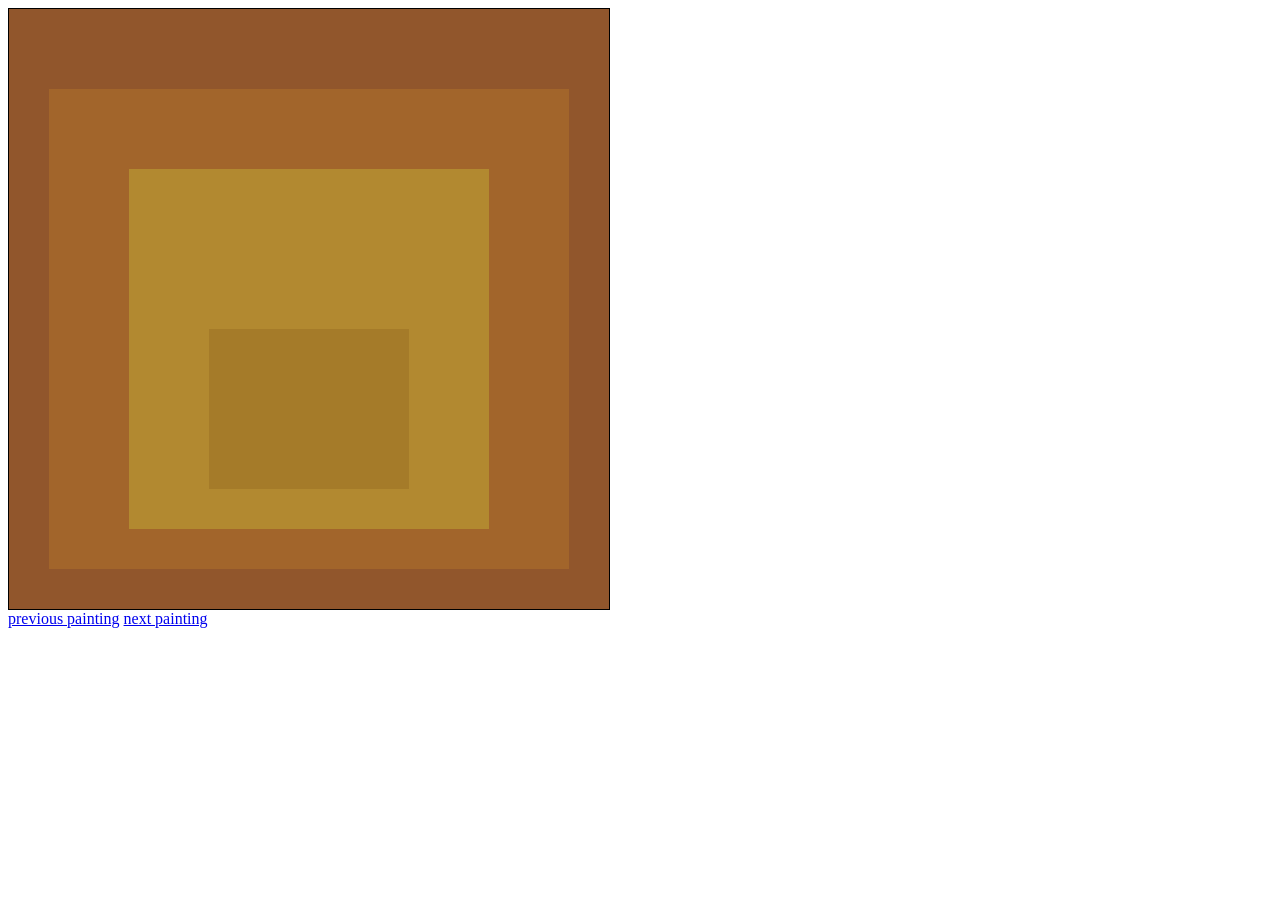
<file: exercise/e2/painting3.html>
<!DOCTYPE html>
<html>
    <head>
        <title>Exercise 2: painting2</title>
        <link rel="stylesheet" href="style.css">
    </head>

    <body>
        <div class="painting-1">
        <!-- Row1 -->
        <div class="y1"></div>
        <div class="y1"></div>
        <div class="y1"></div>
        <div class="y1"></div>
        <div class="y1"></div>
        <div class="y1"></div>
        <div class="y1"></div>
        <div class="y1"></div>
        <div class="y1"></div>
        <div class="y1"></div>
        <div class="y1"></div>
        <div class="y1"></div>
        <div class="y1"></div>
        <div class="y1"></div>
        <div class="y1"></div>

        <!-- Row2 -->  
        <div class="y1"></div>
        <div class="y1"></div>
        <div class="y1"></div>
        <div class="y1"></div>
        <div class="y1"></div>
        <div class="y1"></div>
        <div class="y1"></div>
        <div class="y1"></div>
        <div class="y1"></div>
        <div class="y1"></div>
        <div class="y1"></div>
        <div class="y1"></div>
        <div class="y1"></div>
        <div class="y1"></div>
        <div class="y1"></div>

        <!-- Row3 --> 
        <div class="y1"></div>
        <div class="y2"></div>
        <div class="y2"></div>
        <div class="y2"></div>
        <div class="y2"></div>
        <div class="y2"></div>
        <div class="y2"></div>
        <div class="y2"></div>
        <div class="y2"></div>
        <div class="y2"></div>
        <div class="y2"></div>
        <div class="y2"></div>
        <div class="y2"></div>
        <div class="y2"></div>
        <div class="y1"></div>

        <!-- Row4 -->
        <div class="y1"></div>
        <div class="y2"></div>
        <div class="y2"></div>
        <div class="y2"></div>
        <div class="y2"></div>
        <div class="y2"></div>
        <div class="y2"></div>
        <div class="y2"></div>
        <div class="y2"></div>
        <div class="y2"></div>
        <div class="y2"></div>
        <div class="y2"></div>
        <div class="y2"></div>
        <div class="y2"></div>
        <div class="y1"></div>

        <!-- Row5 -->
        <div class="y1"></div>
        <div class="y2"></div>
        <div class="y2"></div>
        <div class="y3"></div>
        <div class="y3"></div>
        <div class="y3"></div>
        <div class="y3"></div>
        <div class="y3"></div>
        <div class="y3"></div>
        <div class="y3"></div>
        <div class="y3"></div>
        <div class="y3"></div>
        <div class="y2"></div>
        <div class="y2"></div>
        <div class="y1"></div>

        <!-- Row6 -->
        <div class="y1"></div>
        <div class="y2"></div>
        <div class="y2"></div>
        <div class="y3"></div>
        <div class="y3"></div>
        <div class="y3"></div>
        <div class="y3"></div>
        <div class="y3"></div>
        <div class="y3"></div>
        <div class="y3"></div>
        <div class="y3"></div>
        <div class="y3"></div>
        <div class="y2"></div>
        <div class="y2"></div>
        <div class="y1"></div>

        <!-- Row7 -->
        <div class="y1"></div>
        <div class="y2"></div>
        <div class="y2"></div>
        <div class="y3"></div>
        <div class="y3"></div>
        <div class="y3"></div>
        <div class="y3"></div>
        <div class="y3"></div>
        <div class="y3"></div>
        <div class="y3"></div>
        <div class="y3"></div>
        <div class="y3"></div>
        <div class="y2"></div>
        <div class="y2"></div>
        <div class="y1"></div>

        <!-- Row8 -->
        <div class="y1"></div>
        <div class="y2"></div>
        <div class="y2"></div>
        <div class="y3"></div>
        <div class="y3"></div>
        <div class="y3"></div>
        <div class="y3"></div>
        <div class="y3"></div>
        <div class="y3"></div>
        <div class="y3"></div>
        <div class="y3"></div>
        <div class="y3"></div>
        <div class="y2"></div>
        <div class="y2"></div>
        <div class="y1"></div>


        <!-- Row9 -->
        <div class="y1"></div>
        <div class="y2"></div>
        <div class="y2"></div>
        <div class="y3"></div>
        <div class="y3"></div>
        <div class="y4"></div>
        <div class="y4"></div>
        <div class="y4"></div>
        <div class="y4"></div>
        <div class="y4"></div>
        <div class="y3"></div>
        <div class="y3"></div>
        <div class="y2"></div>
        <div class="y2"></div>
        <div class="y1"></div>

        <!-- Row10 -->
        <div class="y1"></div>
        <div class="y2"></div>
        <div class="y2"></div>
        <div class="y3"></div>
        <div class="y3"></div>
        <div class="y4"></div>
        <div class="y4"></div>
        <div class="y4"></div>
        <div class="y4"></div>
        <div class="y4"></div>
        <div class="y3"></div>
        <div class="y3"></div>
        <div class="y2"></div>
        <div class="y2"></div>
        <div class="y1"></div>

        <!-- Row11 -->
        <div class="y1"></div>
        <div class="y2"></div>
        <div class="y2"></div>
        <div class="y3"></div>
        <div class="y3"></div>
        <div class="y4"></div>
        <div class="y4"></div>
        <div class="y4"></div>
        <div class="y4"></div>
        <div class="y4"></div>
        <div class="y3"></div>
        <div class="y3"></div>
        <div class="y2"></div>
        <div class="y2"></div>
        <div class="y1"></div>

        <!-- Row12 -->
        <div class="y1"></div>
        <div class="y2"></div>
        <div class="y2"></div>
        <div class="y3"></div>
        <div class="y3"></div>
        <div class="y4"></div>
        <div class="y4"></div>
        <div class="y4"></div>
        <div class="y4"></div>
        <div class="y4"></div>
        <div class="y3"></div>
        <div class="y3"></div>
        <div class="y2"></div>
        <div class="y2"></div>
        <div class="y1"></div>
   
        <!-- Row13 -->
        <div class="y1"></div>
        <div class="y2"></div>
        <div class="y2"></div>
        <div class="y3"></div>
        <div class="y3"></div>
        <div class="y3"></div>
        <div class="y3"></div>
        <div class="y3"></div>
        <div class="y3"></div>
        <div class="y3"></div>
        <div class="y3"></div>
        <div class="y3"></div>
        <div class="y2"></div>
        <div class="y2"></div>
        <div class="y1"></div>

        <!-- Row14 -->
        <div class="y1"></div>
        <div class="y2"></div>
        <div class="y2"></div>
        <div class="y2"></div>
        <div class="y2"></div>
        <div class="y2"></div>
        <div class="y2"></div>
        <div class="y2"></div>
        <div class="y2"></div>
        <div class="y2"></div>
        <div class="y2"></div>
        <div class="y2"></div>
        <div class="y2"></div>
        <div class="y2"></div>
        <div class="y1"></div>

        <!-- Row15 -->
        <div class="y1"></div>
        <div class="y1"></div>
        <div class="y1"></div>
        <div class="y1"></div>
        <div class="y1"></div>
        <div class="y1"></div>
        <div class="y1"></div>
        <div class="y1"></div>
        <div class="y1"></div>
        <div class="y1"></div>
        <div class="y1"></div>
        <div class="y1"></div>
        <div class="y1"></div>
        <div class="y1"></div>
        <div class="y1"></div>
    </div>
        
        <a href="painting2.html">previous painting</a>
        <a href="index.html">next painting</a>
   
    </body>
</html>
</file>
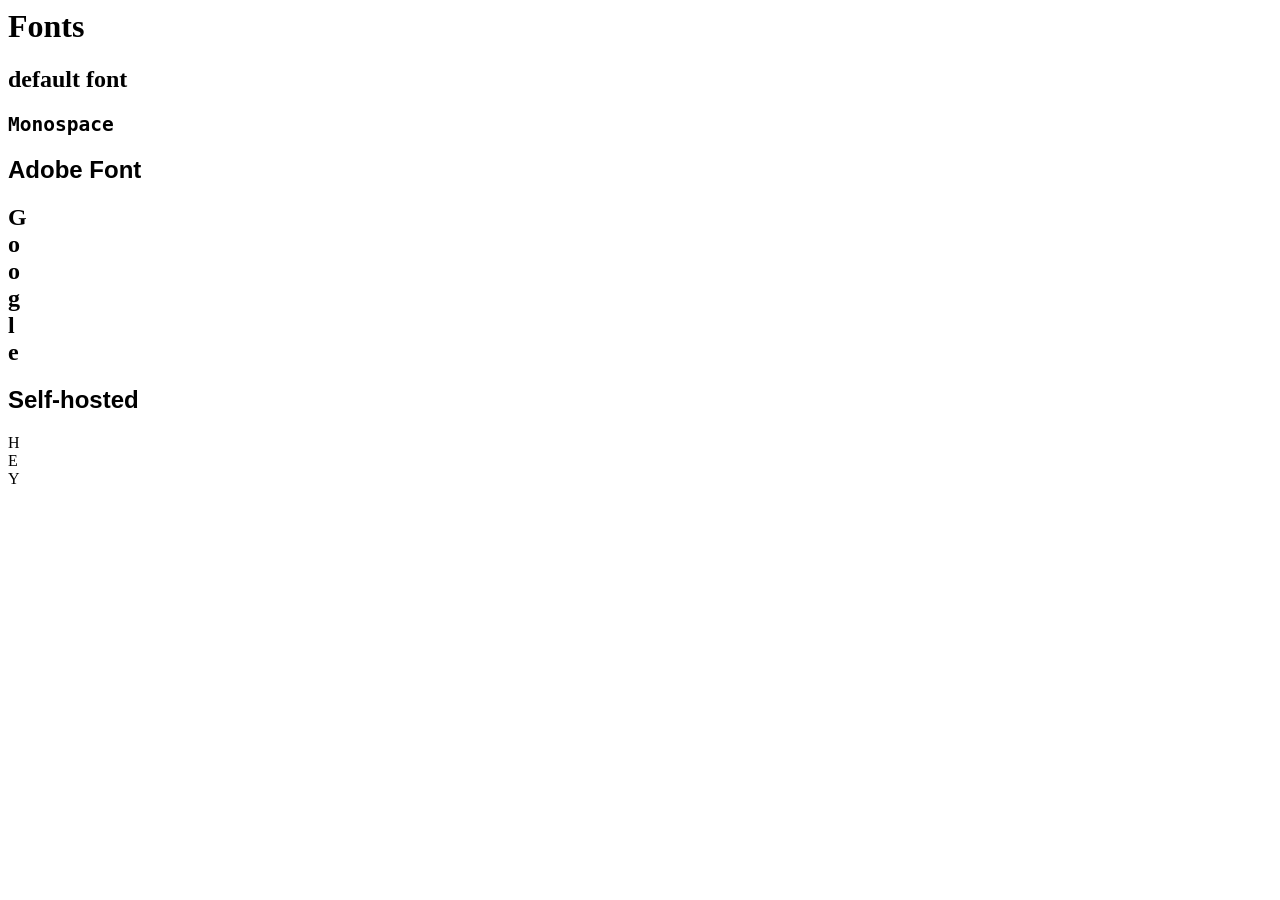
<file: exercise/e3/index..html>
<html>
    <html lang="en">

        <head>
            <title>Fonts</title>
            <link rel="stylesheet" href="style.css">
            </head>

            <body>

            <h1> Fonts</h1>

            <h2> default font</h2>

            <h2 class="monospace">Monospace</h2>

            <!-- adobe Font -->
            <h2 class="adobe-font"> Adobe Font</h2>


            <!-- google Font -->

            <h2>
                <span class="google-font">G</span>
                <span class="google-font">o</span>
                <span class="google-font">o</span>
                <span class="google-font">g</span>
                <span class="google-font">l</span>
                <span class="google-font">e</span>
            </h2>

            <!-- self-hosted Font -->
            <h2 class="self-hosted">Self-hosted</h2>

            <span class="google-font">H</span>
            <span class="google-font">E</span>
            <span class="google-font">Y</span>
        

            </body>
    </html>
    </html>
</file>
<file: exercise/e2/style.css>
.painting-1 {
    display: grid;
    width: 600px;
    height:600px;
    background-color: lightgray;
    
    /*for testing*/
    border:1px solid black;
    grid-template-columns: repeat(15,1fr);
    grid-template-rows: repeat(15,1fr);
}

div {
    display: block;

}

.cream {
    background-color: ivory; 
}

.red {
    background-color: red;
}

.yellow {
    background-color: yellow;
}

.blue {
    background-color: blue;
}

.border-right{
    border-right: 20px solid #4D4D42;
}

.border-bottom{
    border-bottom: 20px solid #4D4D42;
}

.navy {
    background-color: #282B36;
}

.green {
    background-color: #d4ecc0;
}

.dkyellow {
    background-color: #F6C647;
}

.dkblue {
    background-color: #3C85E0;
}

.dknavy {
    background-color: #2A2E36;
}

.dkgreen {
    background-color: #4F9C6E;
}

.pink {
    background-color: #F5D5D2;
}

.lgblue{
    background-color: #265BD9;
}

.dkred {
    background-color: #E3544D;
}

.blue2 {
    background-color: #133da0;
}

.dkblack {
    background-color: #222022;
}

.dkorange {
    background-color: #F19F4E;
}

.dkgreen {
    background-color: #488A70;
}

.babyblue {
    background-color: #50A2CF;
}

.orange {
    background-color: #EC744C;
}

.lgorange {
    background-color: #D94F45;
}

.y1 {
    background-color: #91562C;
}

.y2 {
    background-color: #A2652B;
}

.y3 {
    background-color: #B28930
}

.y4 {
    background-color: #A57B29;
}
</file>
<file: exercise/e4/style.css>
* {
    margin: 0;
    padding: 0;
}


body  {
    font-family: sans-serif;
}

header {
    background-color: white;
    border: 1px solid  black;
    display: flex;
    justify-content: space-between;
    align-items: center;
    padding: 30px 36px;
}

.site-name {
    font-size: 34px;
    font-weight: 500;
}


ul {
    list-style-type: none;

    li{
        font-size: 34;
        display: inline-block;

        &:first-child {
            margin-right: 44px;
        }

        &:nth-child(2) {
            margin-right: 44px;
        }

        &:nth-child(3) {
            margin-right: 44px;
        }
    }

}

.hero-section {
    height:100vh;
    display: flex;
    justify-content: center;
    align-items: center;
    flex-direction: column;
    text-align: center;
}

h1 {
    font-size: 120px;
    line-height: 106px;
    margin-bottom: 72px;
}

h2 {
    font-size: 34px;
}

.call-to-action {
    text-transform: uppercase;
}

.info-section {
    display: grid;
    grid-template-columns: repeat(3, 1fr);
    height: 320px;
    border: 1px solid black;
}
</file>
<file: poster/style.css>
body {
    margin: 0;
    height: 7000px; 
    display: flex;
    align-items: center;
    justify-content: center;
    background-color: #0d060b; 
}

body, html {
    height: 100%;
    margin: 0;
}
.container {
    position: absolute;
    height: 200px;
    border-radius: 50%;
    overflow: hidden;
    background: radial-gradient(circle, rgba(13, 8, 19, 0.8), rgba(25, 41, 79, 0.8));
}



.graphic1, .graphic2, .graphic3 {
    position: absolute;
    border-radius: 50%; 
    filter: blur(100px); 
}

.graphic1 {
    top: 0;
    left: 0;
    width: 1000px;
    height: 1000px;
    animation: blink 6s infinite; 
    background: radial-gradient(circle at top right, #000000, #2c4f9c);
}

.graphic2 {
    top: 300px;
    left: 80%;
    width: 700px;
    height: 700px;
    animation: blink 4s infinite; 
    background: radial-gradient(circle at top right, #2c4f9c, #0e0e0e);
}

.graphic3 {
    top: 1500px;
    left: 60px;
    width: 1000px;
    height: 1000px;
    animation: blink 10s infinite; 
    background: radial-gradient(circle at top right, #2c2f46, #2c4f9c);
}


@keyframes blink {
    0%, 100% {
        opacity: 1;
    }
    50% {
        opacity: 0;
    }
}

.playfair-display {
    font-family: "Playfair Display", serif;
    font-optical-sizing: auto;
    font-weight: 600;
    font-style: italic;
}

.series-title {
    position: absolute;
    top: 50%;
    left: 50%;
    transform: translate(-50%, -50%);
    z-index: 1;
    color: #fff;
    font-size: 200px;
    font-family: "Regular 400 Italic", serif;
    font-optical-sizing: auto;
    font-weight: 100;
    font-style: italic;
    text-align: left;
    margin-bottom: 100px;
    margin-top: 100px;
    display: inline-block;
}

.series-title span {
    font-family: "Playfair Display Black", serif;
    font-style: italic;
    font-weight: 900;
}

.series-title:hover {
    background: linear-gradient(120deg, #12275c 0%, #202020 100%);
    background-clip: text; 
    -webkit-background-clip: text; 
    color: transparent; 
}


.star {
    display: inline-block;
    animation: rotateStar 2s linear infinite;
  }
  
  @keyframes rotateStar {
    from {
      transform: rotate(0deg);
    }
    to {
      transform: rotate(360deg);
    }
  }

  .star {
    position: absolute;
    top: 70%;
    left: 70%;
    transform: translate(-50%, -50%);
    z-index: 1;
    font-size: 100px;
    font-family: "Regular", serif;
    font-optical-sizing: auto;
    font-weight: 100;
    text-align: left;
    margin-bottom: 10px;
    margin-top: 10px;
    display: inline-block;
    animation: rotateStar 2s linear infinite;
    color: #ffffff;
  }
  
  @keyframes rotateStar {
    from {
      transform: rotate(0deg);
    }
    to {
      transform: rotate(360deg);
    }
  }
  
  .organization {
    font-family: "Regular 400 Italic", serif;
    font-weight: 300;
    font-style: italic;
    font-size: 16px;
    text-align: left;
    color: transparent;
    background: linear-gradient(#2c4f9c,#c0bfbb);
    background-clip: text; 
    -webkit-background-clip: text; 
    margin: 10px;
    position: fixed;
    top: 0;
    left: 0; 
    text-decoration: none; 
  }
  

  .organization-title {
    font-family: "Regular 400 Italic", serif;
    font-weight: 300;
    font-style: normal;
    font-size: 16px;
    text-align: right;
    color: #ffffff;
    margin: 10px;
    position: fixed;
    top: 0;
    right: 0;
    text-decoration: none; 
  }
  
  .organization-title:hover {
    text-decoration: underline;
    font-style: italic; 
  }
  
  .organization-title:active {
    color: #1e3a86;
  }


.event1 {
    
    border-radius: 8px;
    margin-top: 3700px; 
    padding: 20px;
    position: relative;
    overflow: hidden;
    transition: transform 0.3s ease-in-out;
}

.event1:hover {
    transform: scale(1.05);
    cursor: pointer;
}


.event2 {
    
    border-radius: 8px;
    margin-top: 2800px; 
    padding: 20px;
    position: relative;
    overflow: hidden;
    transition: transform 0.3s ease-in-out;
}

.event2:hover {
    transform: scale(1.05);
    cursor: pointer;
}

.event3 {
    
    border-radius: 8px;
    margin-top: 4000px; 
    padding: 20px;
    position: relative;
    overflow: hidden;
    transition: transform 0.3s ease-in-out;
}

.event3:hover {
    transform: scale(1.05);
    cursor: pointer;
}

.event4 {
    
    border-radius: 8px;
    margin-top: 3000px; 
    padding: 20px;
    position: relative;
    overflow: hidden;
    transition: transform 0.3s ease-in-out;
}

.event4:hover {
    transform: scale(1.05);
    cursor: pointer;
}



.event-title1,
.event-date1,
.event-description1 {
    font-size: 30px;
    font-weight: bold;
    color: #fff;
    margin-bottom: 10px;
}

.event-title2,
.event-date2,
.event-description2 {
    font-size: 30px;
    font-weight: bold;
    color: #fff;
    margin-top: 30px;
    margin-bottom: 10px;
}

.event-title3,
.event-date3,
.event-description3 {
    font-size: 30px;
    font-weight: bold;
    color: #fff;
    margin-top: 30px;
    margin-bottom: 10px;
}

.event-title4,
.event-date4,
.event-description4 {
    font-size: 30px;
    font-weight: bold;
    color: #fff;
    margin-top: 30px;
    margin-bottom: 10px;
}


footer {
    color: transparent; 
    background: linear-gradient(#c0bfbb, #2c4f9c);
    background-clip: text; 
    -webkit-background-clip: text;
    padding: 20px;
    text-align: right;
    position: fixed; 
    bottom: 0;
    width: 100%; 
    right: 1px;
}

  
  footer p {
    margin: 5px 0; 
  }
  
  

  .tooltip {
    visibility: hidden;
    width: 120px;
    background-color: #555;
    color: #fff;
    text-align: center;
    border-radius: 6px;
    padding: 5px;
    position: absolute;
    z-index: 1;
    bottom: 125%;
    left: 50%;
    margin-left: -60px;
    opacity: 0;
    transition: opacity 0.3s;
}

.event:hover .tooltip {
    visibility: visible;
    opacity: 1;
}



.event1,
.event2,
.event3,
.event4 {
    border-radius: 8px;
    padding: 20px;
    position: relative;
    overflow: hidden;
    transition: transform 0.3s ease-in-out;
    cursor: pointer;
}

.event1:hover,
.event2:hover,
.event3:hover,
.event4:hover {
    transform: scale(1.05);
}



.event1:hover::after,
.event2:hover::after,
.event3:hover::after,
.event4:hover::after {
    content: "Click me";
    position: absolute;
    bottom: 10px;
    left: 50%;
    transform: translateX(-50%);
    background-color: #555;
    color: #fff;
    padding: 5px 10px;
    border-radius: 5px;
    visibility: hidden;
    opacity: 0;
    transition: visibility 0.3s, opacity 0.3s;
}

.event1:hover::after,
.event2:hover::after,
.event3:hover::after,
.event4:hover::after {
    visibility: visible;
    opacity: 1;
}
</file>
<file: story book/style.css>
body {
    margin: 0;
    overflow: hidden;
    background-color: #cceeff;
}

body.page3 {
    background-color: #0b0c0d;
}


.snowfall-container {
    position: relative;
    width: 100vw;
    height: 100vh;
}

.snowfall {
    position: absolute;
    width: 20px;
    height: 20px;
    background-color: white;
    border-radius: 50%;
    animation: snowfall linear infinite;
    top: -25px;
}

.blurred {
    filter: blur(3px);
}

@keyframes snowfall {
    to {
        transform: translateY(100vh);
    }
}

.snowfall:nth-child(1) {
    left: 10%;
    animation-duration: 3s;
    animation-delay: 0.5s;
}

.snowfall:nth-child(2) {
    left: 20%;
    animation-duration: 4s;
    animation-delay: 1s;
}

.snowfall:nth-child(3) {
    left: 30%;
    animation-duration: 2.5s;
    animation-delay: 1.5s;
}

.snowfall:nth-child(4) {
    left: 40%;
    animation-duration: 3.5s;
    animation-delay: 2s;
}

.snowfall:nth-child(5) {
    left: 50%;
    animation-duration: 2s;
    animation-delay: 2.5s;
}

.snowfall:nth-child(6) {
    left: 60%;
    animation-duration: 3s;
    animation-delay: 3s;
}

.snowfall:nth-child(7) {
    left: 70%;
    animation-duration: 2.5s;
    animation-delay: 3.5s;
}

.snowfall:nth-child(8) {
    left: 80%;
    animation-duration: 3.5s;
    animation-delay: 4s;
}


.scene {
    position: relative;
    width: 100vw;
    height: 100vh;
}


.ground {
    position: absolute;
    bottom: 0;
    width: 100%;
    height: 200px; 
    background-color: #fff; 
    box-shadow: 0px 0px 20px 5px #fff; 
}


.tree {
    position: absolute;
    width: 40px;
    height: 100px;
    bottom: 200px; 
}

.tree-container {
    position: absolute;
    top: 80%; 
    left: 50%;
    transform: translateX(-50%);
    display: flex;
    justify-content: space-between; 
    width: 80%; 
}


.tree3 {
    position: relative;
    width: 40px;
    height: 100px;
    bottom: 140px; 
    margin-right: 50px;
}

.white-triangle3 {
    position: absolute;
    width: 0;
    height: 0;
    border-left: 80px solid transparent;
    border-right: 80px solid transparent;
    border-bottom: 200px solid #fff; 
    bottom: 180px; 
    left: 50%;
    transform: translateX(-50%);
    filter: blur(10px);
}

.left {
    left: 10%;
}

.right {
    left: 80%;
}

.trunk {
    position: absolute;
    width: 20px;
    height: 80px;
    background-color: #764b2c; 
    bottom: 0;
    left: 50%;
    transform: translateX(-50%);
}

.foliage {
    position: absolute;
    width: 0;
    height: 0;
    border-left: 80px solid transparent;
    border-right: 80px solid transparent;
    border-bottom: 200px solid #248624; 
    bottom: 80px; 
    left: 50%;
    transform: translateX(-50%);
}


.white-triangle {
    position: absolute;
    width: 0;
    height: 0;
    border-left: 80px solid transparent;
    border-right: 80px solid transparent;
    border-bottom: 200px solid #fff; 
    bottom: -100px; 
    left: 50%;
    transform: translateX(-50%);
    filter: blur(10px);
}


.moirai-one-regular {
    font-family: "Moirai One", system-ui;
    font-weight: 400;
    font-style: normal;
}

.text-container {
    position: absolute;
    top: 50%;
    left: 50%;
    transform: translate(-55%, -50%);
    text-align: center;
    color: #204fa5; 
    bottom: 100px;
}

.text-star {
    position: absolute;
    top: 50%;
    left: 50%;
    transform: translate(-55%, -50%);
    text-align: center;
    color: #ffffff; 
    bottom: 100px;
    font-size: 40px; 
}

.text-container span {
    display: block; 
    font-size: 40px; 
    line-height: 1.5; 
}

.next-button {
    background-color: #ffffff;
    color: #000000;
    border: none;
    border-radius: 20px; 
    padding: 10px 20px;
    font-size: 24px;
    font-family: "Moirai One", system-ui;
    cursor: pointer;
    position: absolute;
    bottom: 10px;
    left: 50%;
    transform: translateX(-50%);
    text-decoration: none;
}

.goback-button {
    background-color: #ffffff;
    color: #000000;
    border: none;
    border-radius: 20px; 
    padding: 10px 20px;
    font-size: 24px;
    font-family: "Moirai One", system-ui;
    cursor: pointer;
    position: absolute;
    bottom: 10px;
    left: 50%;
    transform: translateX(-50%);
    text-decoration: none;
}

.ice-skater {
    position: absolute;
    bottom: 80px; 
    left: -100px; 
    animation: skate 2s linear infinite; 
    z-index: 1;
}

.ice-skater-body {
    position: absolute;
    width: 40px;
    height: 80px;
    background-color: #2c81b9; 
    border-radius: 10px; 
    bottom: 20px;
    left: 50%;
    transform: translateX(-50%);
}

.ice-skater-legs {
    position: absolute;
    width: 40px;
    height:30px;
    background-color: #204fa5;
    bottom: 0px;
    left: 50%;
    transform: translateX(-50%);
}

@keyframes skate {
    0% {
        transform: translateX(-100px);
    }
    100% {
        transform: translateX(120vw);
    }
}

.ice-skater-head {
    position: absolute;
    width: 30px;
    height: 30px;
    background-color: #ffd2c2; 
    border-radius: 50%;
    bottom: 100px;
    left: 50%;
    transform: translateX(-50%);
}

.ice-skater-hair {
    position: absolute;
    width: 50px;
    height: 50px;
    background-color: #b30e0e;
    border-radius: 50% 50% 0 0;
    bottom: 120px; 
    left: 50%;
    transform: translateX(-50%);
    filter: blur(1px);
}




.campfire {
    position: absolute;
    top: calc(50% + 120px);
    left: 50%;
    transform: translate(-50%, -50%);
    width: 300px; 
    height: 300px;
    margin: 0 auto;
  }

  
  
  .log {
    position: absolute;
    width: 100%;
    height: 50px; 
    background: #764b2c; 
    bottom: -30px; 
  }
  
  .fire {
    position: absolute;
    width: 100%;
    height: 100%;
    display: flex;
    justify-content: space-around;
    align-items: flex-end;
  }
  
  .flame {
    width: 20px;
    height: 60px;
    background: #ce1e04; 
    border-radius: 50%;
    animation: fire 2s 0.15s ease-in-out infinite alternate;
  }
  
  .red { background: #ce1e04; }
  .orange { background: #fd980f; }
  .yellow { background: #fde37b; }
  .white { background: #fef1d9; }
  
 
  @keyframes fire {
    0% {
      transform: scaleY(1);
    }
    28%, 38%, 50%, 70%, 82%, 100% {
      transform: scaleY(0.6);
    }
  }

  .red-chair {
    position: absolute;
    width: 50px;
    height: 100px;
    background: #b30e0e;
    top: 70%;
    left: -35%;
    border-radius: 10px; 
}

.yellow-chair {
    position: absolute;
    width: 50px;
    height: 100px;
    background: #204fa5;
    top: 70%;
    left: 120%;
    border-radius: 10px; 
}

.person {
    position: relative;
    width: 50px;
    height: 50px;
}

.head {
    position: absolute;
    width: 40px;
    height: 40px;
    background: #f0c8c8;
    border-radius: 50%;
    top: -80%;
    left: 8%;
}
</file>
<file: exercise/e3/style.css>
.monospace {
    font-family:monospace;
}

.adobe-font {
    font-family: "quirwood-chunky", sans-serif;
    font-weight: 400px;
}

.google-font {
    font-family: 'Arvo', serif;

    &:hover {
        animation-name: slide-right;
        animation-duration: 1s;
    }
}

span {
    display: block;
}

@font-face {
    font-family: 'Bespoke-YfiX3V9vBy';
    src: url('fonts/Bespoke-YfiX3V9vBy.eot');
    src: url('fonts/Bespoke-YfiX3V9vBy_webfont/') format('embedded-opentype'),
       url('fonts/Bespoke-YfiX3V9vBy.woff') format('woff'),
       url('fonts/Bespoke-YfiX3V9vBy.ttf') format('truetype'),
       url('fonts/Bespoke-YfiX3V9vBy.svg#Bespoke-YfiX3V9vBy') format('svg');
  }

.self-hosted {
    font-family:'Bespoke', sans-serif;
    transition: color 750ms, transform 750ms;

    &:hover {
        color: red;
        transform: translateX(100px);
    }
}



@keyframes slide-right {
    to {transform: translateX(0);}
    from{transform: translateX(10px);}
    
}
</file>
